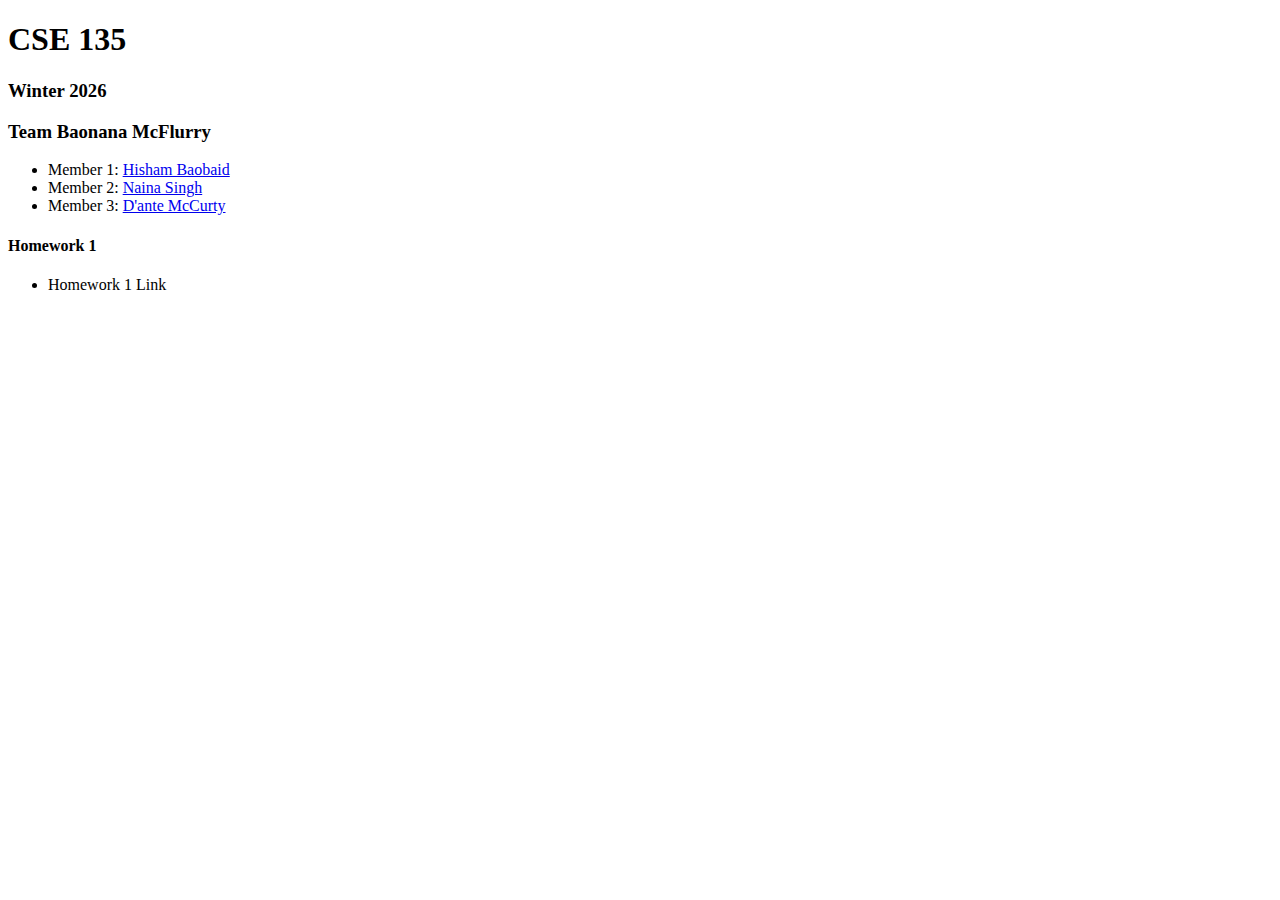
<file: src/index.html>
<!DOCTYPE html>
<html lang="en">

<head>
  <meta charset="UTF-8" />
  <meta name="viewport" content="width=device-width, initial-scale=1.0" />
  <title>CSE 135 HW Lives!</title>
</head>

<body>
  <h1>CSE 135</h1>
  <h3>Winter 2026</h3>
  <div>
    <h3>Team Baonana McFlurry</h3>
    <ul>
      <li>Member 1: <a href="../people/hisham/">Hisham Baobaid</a></li>
      <li>Member 2: <a href="../people/naina/naina.html">Naina Singh</a></li>
      <li>Member 3: <a href="../people/dante/dante.html">D'ante McCurty</a></li>
    </ul>

    <h4>Homework 1</h4>
    <ul>
      <li>Homework 1 Link</a></li>
    </ul>
  </div>

  <!-- <script>
    document.write(`Live @ ${new Date()}`);
  </script> -->

</body>

</html>
</file>
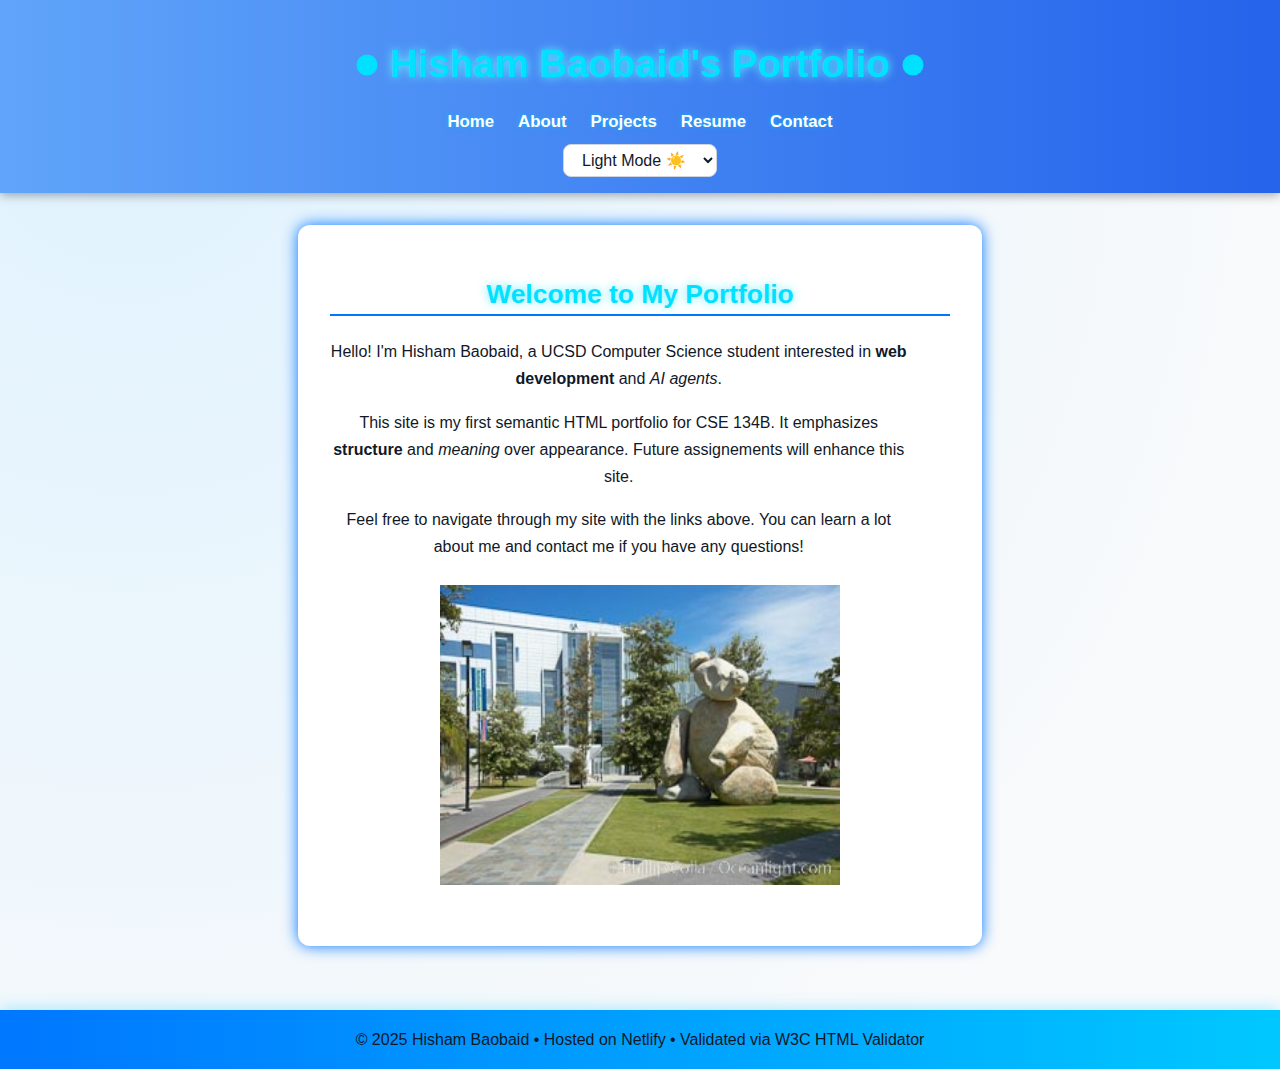
<file: members/hisham/src/index.html>
<!DOCTYPE html>
<html lang="en">
<head>
    <meta charset="UTF-8">
    <meta name="viewport" content="width=device-width, initial-scale=1.0">
    <title>Hisham Baobaid's Portfolio</title>
    <link rel="icon" type="image/png" href="../images/cse_icon.png">

    <script>
        class MyHelloWorld extends HTMLElement {
            constructor() {
                super();
                console.log("Hello world! (from <my-hello-world>)");
            }
        }

        customElements.define("my-hello-world", MyHelloWorld);
    </script>

    <script src="../js/site.js" defer></script>

    <link rel="stylesheet" href="../css/style.css">
    <style>
        header, nav, main, section, article, footer {
            /* border: 1px solid #ccc; */
            text-align: center;
        }
        /* my-custom-title {
            display: block;
            text-align: center;
            padding: 20px;
            border: 2px solid #ccc;
            border-radius: 8px;
            background-color: rgb(127, 197, 255);
            fill: aliceblue;
            max-width: 100%;
        } */
    </style>

</head>
<body>
    <header>
        <my-custom-title>
            <h1>
                <svg viewBox="0 0 32 32" width="24" height="24" aria-hidden="true" role="img">
                    <circle cx="16" cy="16" r="14"></circle>
                </svg>
                    Hisham Baobaid's Portfolio
                <svg viewBox="0 0 32 32" width="24" height="24" aria-hidden="true" role="img">
                    <circle cx="16" cy="16" r="14"></circle>
                </svg>
            </h1>
        </my-custom-title>

        <nav aria-label="Primary">
            <ul>
                <li><a href="index.html" aria-current="page">Home</a></li>
                <li><a href="about.html">About</a></li>
                <li><a href="projects.html">Projects</a></li>
                <li><a href="resume.html">Resume</a></li>
                <li><a href="contact.html">Contact</a></li>
            </ul>
        </nav>
        <select id="theme-select" class="theme-select" hidden>
            <option value="dark">Dark Mode 🌙</option>
            <option value="light">Light Mode ☀️</option>
            <option value="halloween">Halloween 🎃</option>
            <option value="christmas">Christmas 🎄</option>
        </select>
        <noscript>
            <p class="noscript-note">
            Theme switching & smooth transitions require JavaScript.
            </p>
        </noscript> 
    </header>

    <main>
        <article>
            <h2>Welcome to My Portfolio</h2>
            <p>
                Hello! I'm Hisham Baobaid, a UCSD Computer Science student interested in <b>web development</b> and <i>AI agents</i>.
            </p>
            <p>
                This site is my first semantic HTML portfolio for CSE 134B. It emphasizes
                <strong>structure</strong> and <em>meaning</em> over appearance. Future assignements will enhance this site.
            </p>
            <p>
                Feel free to navigate through my site with the links above. You can learn a lot about me and contact me if you have any questions!
            </p>
            <picture>
                <source srcset="../images/ucsd_bear.jpg" media="(min-width: 800px)" type="image/jpeg">
                <img src="../images/ucsd_bear.jpg" alt="The UC San Diego bear statue on campus" width="400" height="300">
            </picture>
        </article>

        <my-hello-world></my-hello-world>

    </main>
    <noscript>
        <p><strong>Note:</strong> This site works best with JavaScript enabled. Some features may not display correctly.</p>
    </noscript>
    <footer>
    <p>© 2025 Hisham Baobaid • Hosted on Netlify • Validated via W3C HTML Validator</p>
  </footer>
</body>
</html>
</file>
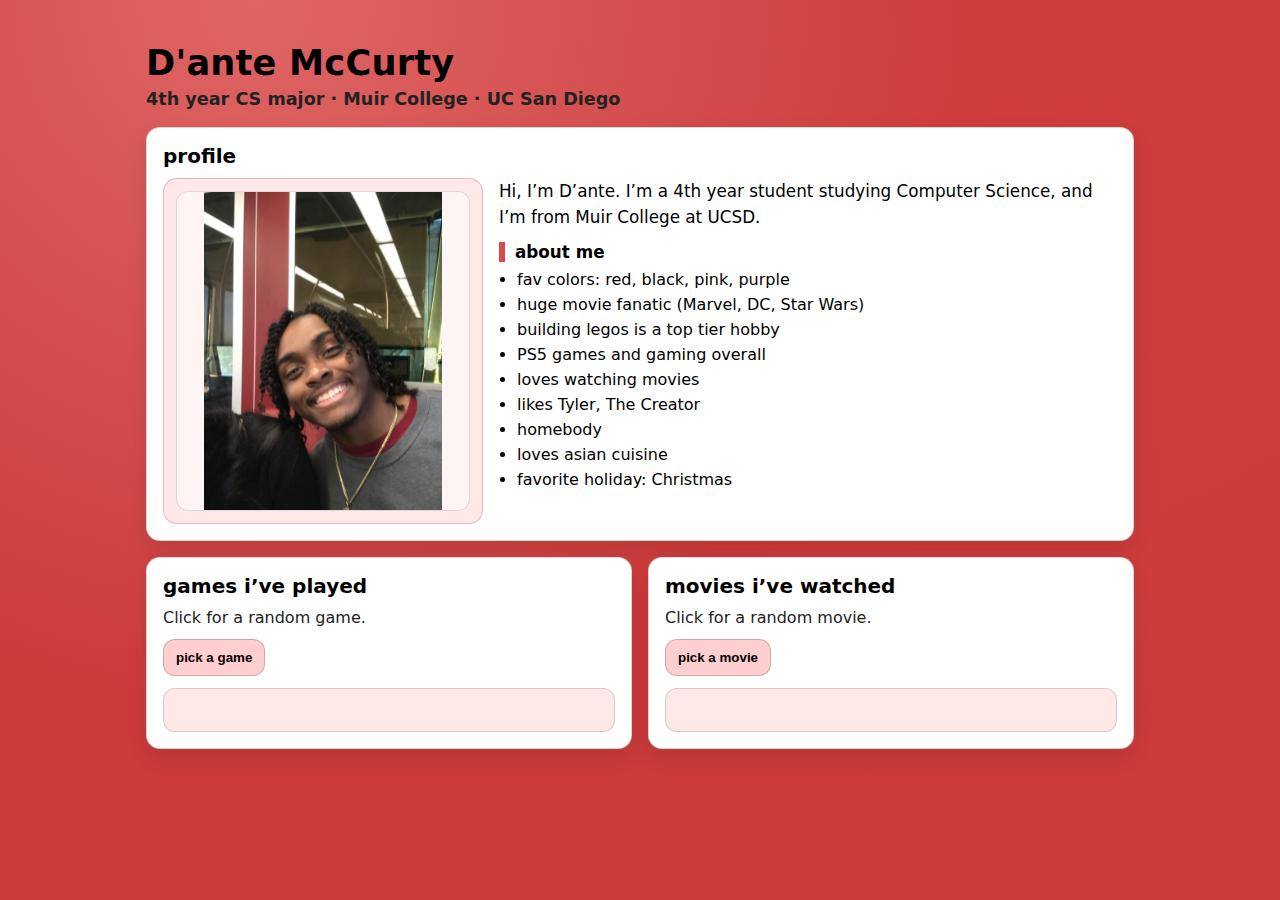
<file: members/dante/src/dante.html>
<!doctype html>
<html lang="en">
  <head>
    <meta charset="utf-8" />
    <meta name="viewport" content="width=device-width, initial-scale=1" />
    <title>D'ante McCurty</title>

    <link rel="icon" href="/assets/bananabread.ico" />
    <link rel="stylesheet" href="/members/dante/css/dante.css" />
  </head>

  <body>
    <header class="top">
      <nav class="nav">
      </nav>

      <div class="title-wrap">
        <h1 class="name">D'ante McCurty</h1>
        <p class="subtitle">
          4th year CS major · Muir College · UC San Diego
        </p>
      </div>
    </header>

    <main class="container">
      <div class="card profile">
        <div class="card-head">
          <h2 id="profileTitle">profile</h2>
        </div>

        <div class="profile-grid">
          <div class="img-frame">
            <!-- Put image at: members/dante/images/dante.jpg (or change src) -->
            <img
              src="/members/dante/images/dante.jpg"
              alt="Photo of D'ante"
              onload="this.nextElementSibling.style.display='none';"
              onerror="this.style.display='none'; this.nextElementSibling.style.display='grid';"
            />
            <div class="img-placeholder">
              <div>
                <p class="ph-title">Place image here</p>
                <p class="ph-sub">/members/dante/images/dante.jpg</p>
              </div>
            </div>
          </div>

          <div class="profile-text">
            <p class="lead">
              Hi, I’m D’ante. I’m a 4th year student studying Computer Science,
              and I’m from Muir College at UCSD.
            </p>

            <h3 class="mini-title">about me</h3>
            <ul class="bullets">
              <li>fav colors: red, black, pink, purple</li>
              <li>huge movie fanatic (Marvel, DC, Star Wars)</li>
              <li>building legos is a top tier hobby</li>
              <li>PS5 games and gaming overall</li>
              <li>loves watching movies</li>
              <li>likes Tyler, The Creator</li>
              <li>homebody</li>
              <li>loves asian cuisine</li>
              <li>favorite holiday: Christmas</li>
            </ul>
          </div>
        </div>
    </div>

      <div class="grid-2">
        <div class="card">
          <div class="card-head">
            <h2 id="gamesTitle">Games I’ve Played</h2>
          </div>

          <p class="muted">
            Click for a random game.
          </p>

          <button id="gameBtn" class="btn" type="button">
            pick a game
          </button>

          <p id="gameOut" class="output" aria-live="polite"></p>
        </div>

        <div class="card">
          <div class="card-head">
            <h2 id="moviesTitle">Movies I’ve Watched</h2>
          </div>

          <p class="muted">
            Click for a random movie.
          </p>

          <button id="movieBtn" class="btn" type="button">
            pick a movie
          </button>

          <p id="movieOut" class="output" aria-live="polite"></p>
        </div>
    </div>
    </main>

    <footer class="footer">
    </footer>

    <script src="/members/dante/js/dante.js"></script>
  </body>
</html>
</file>
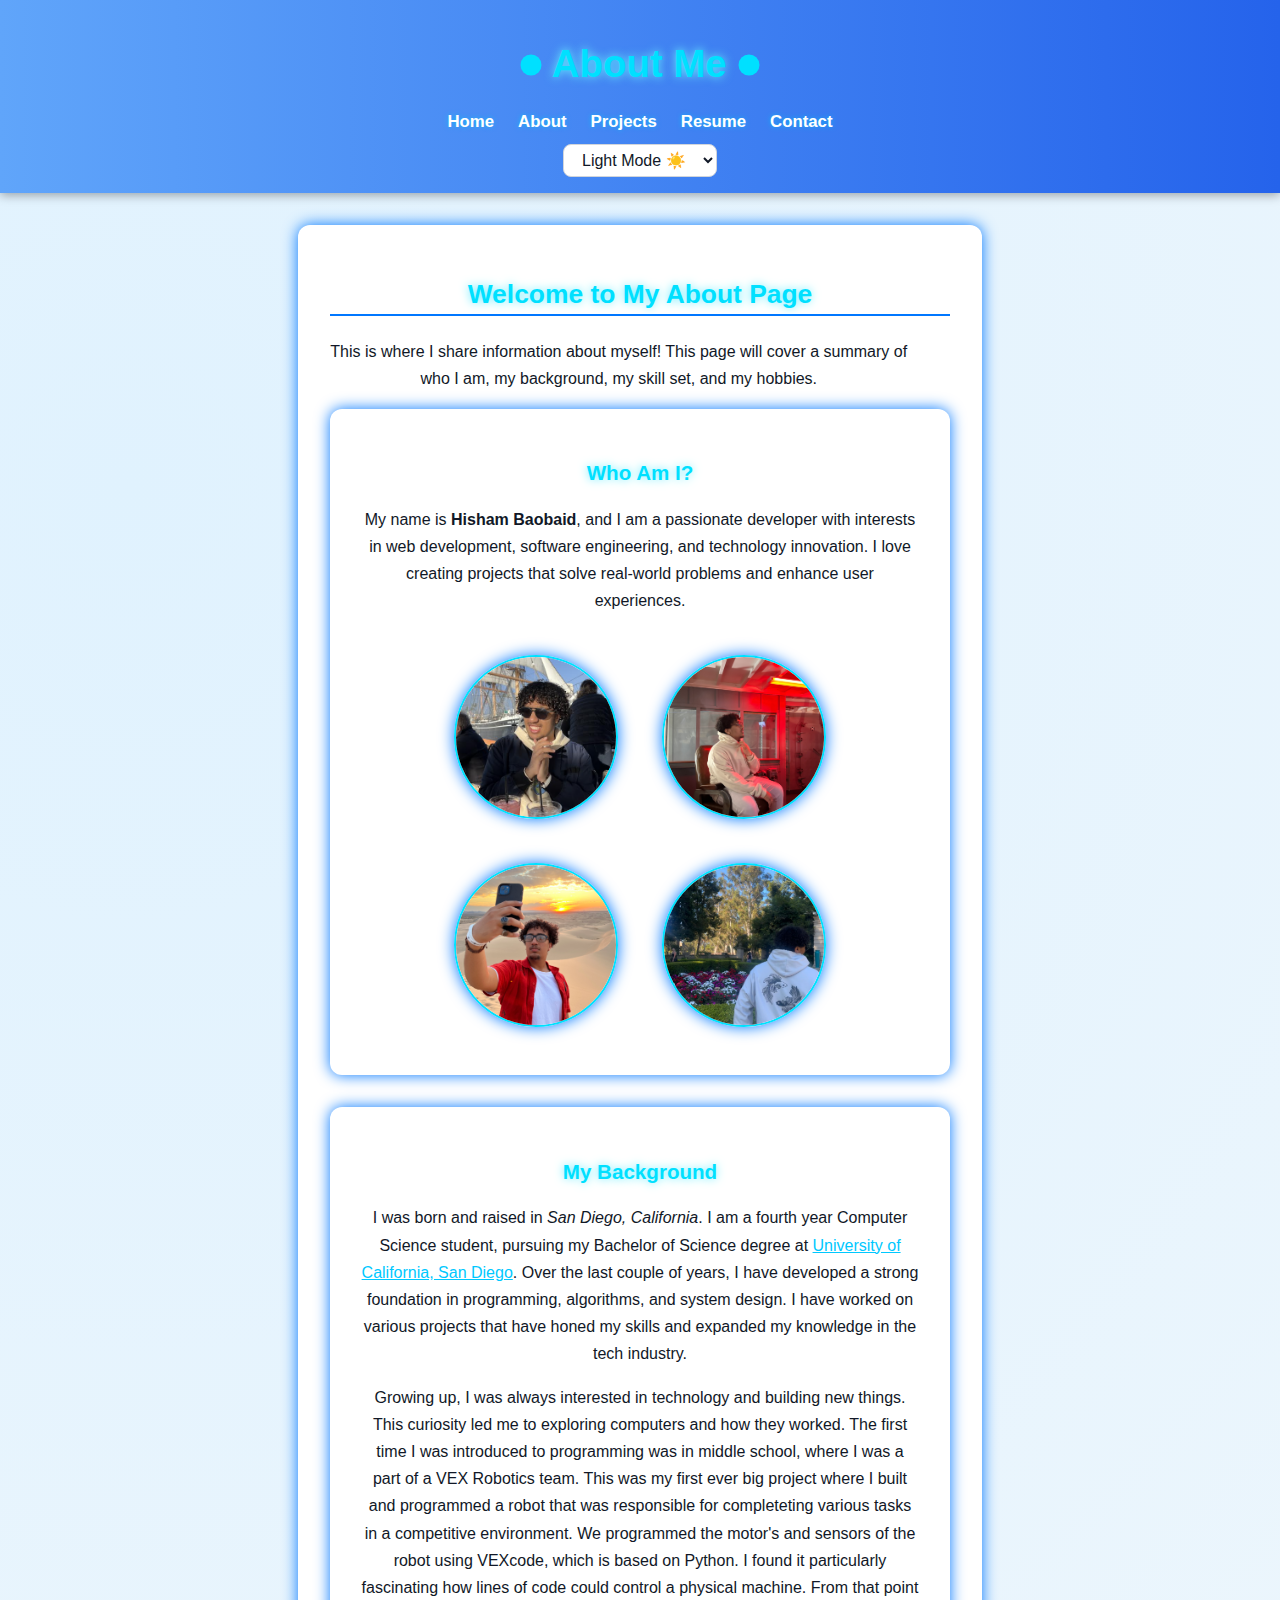
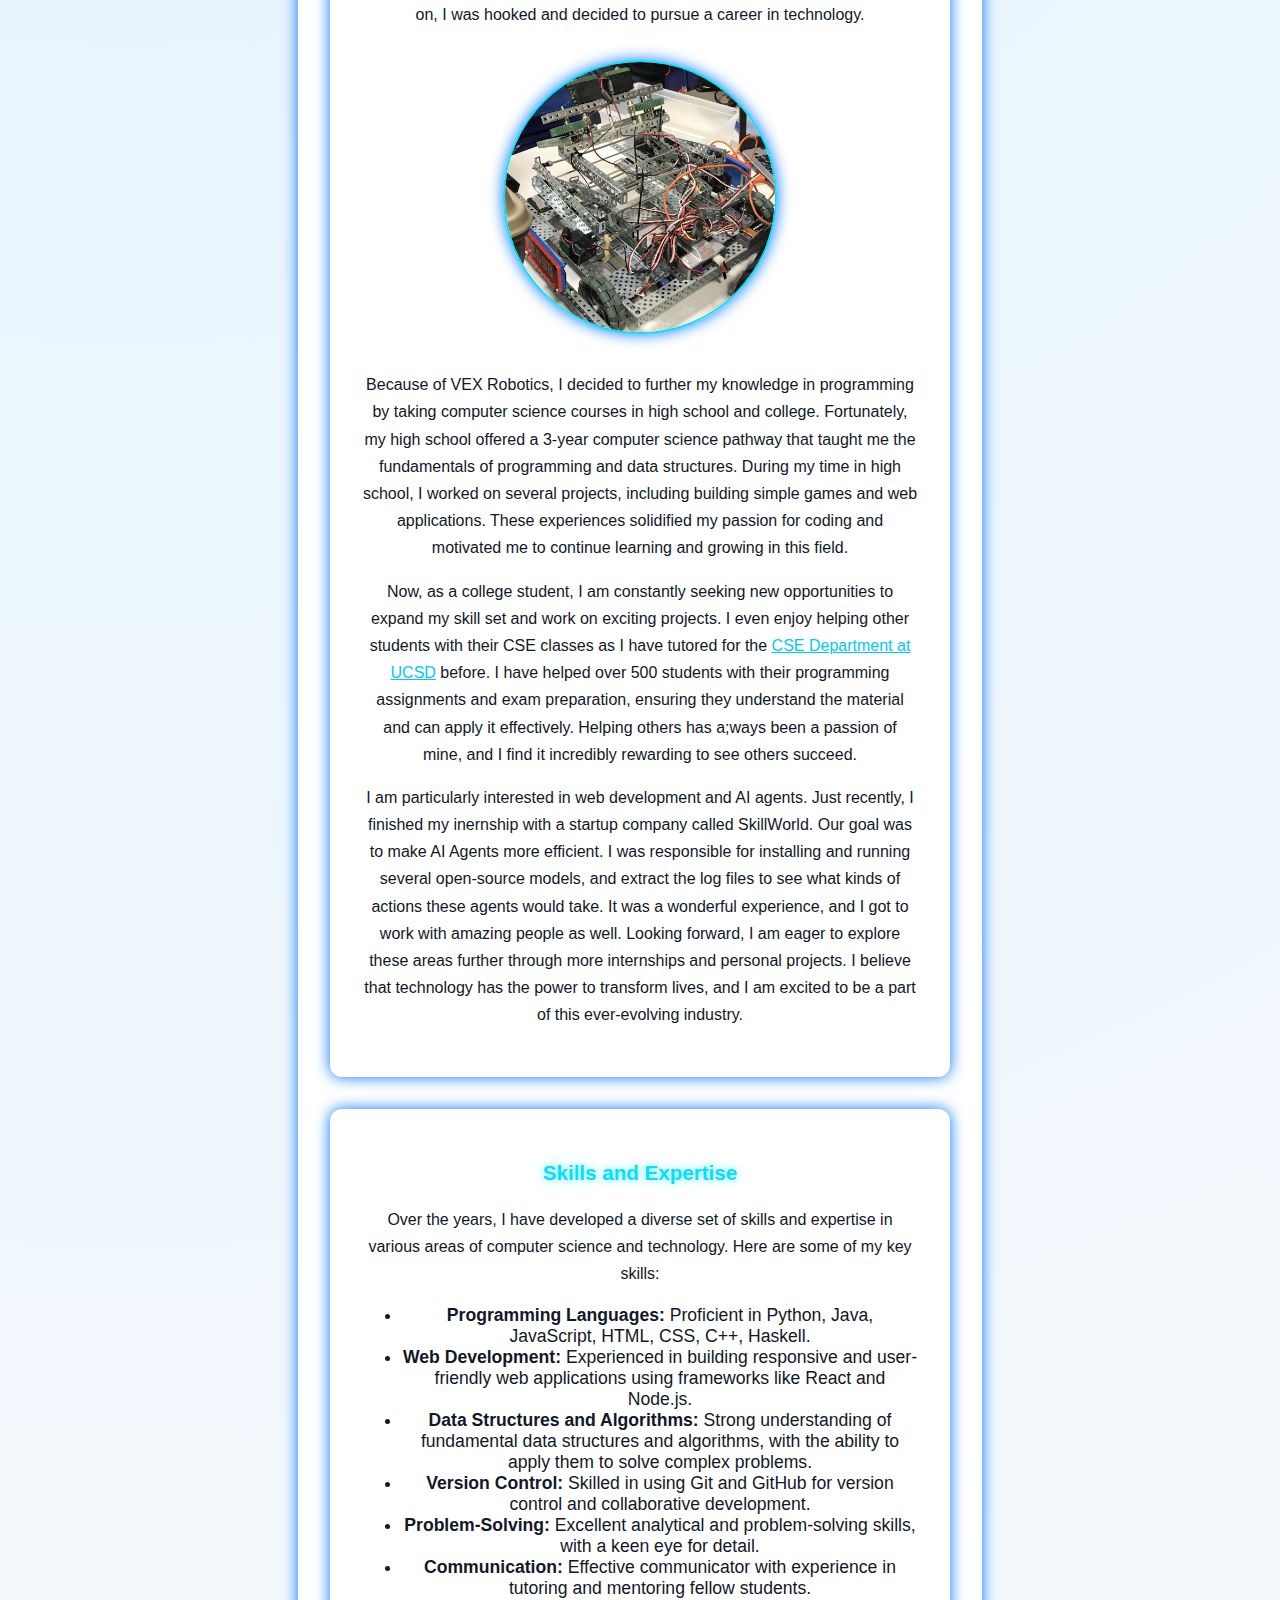
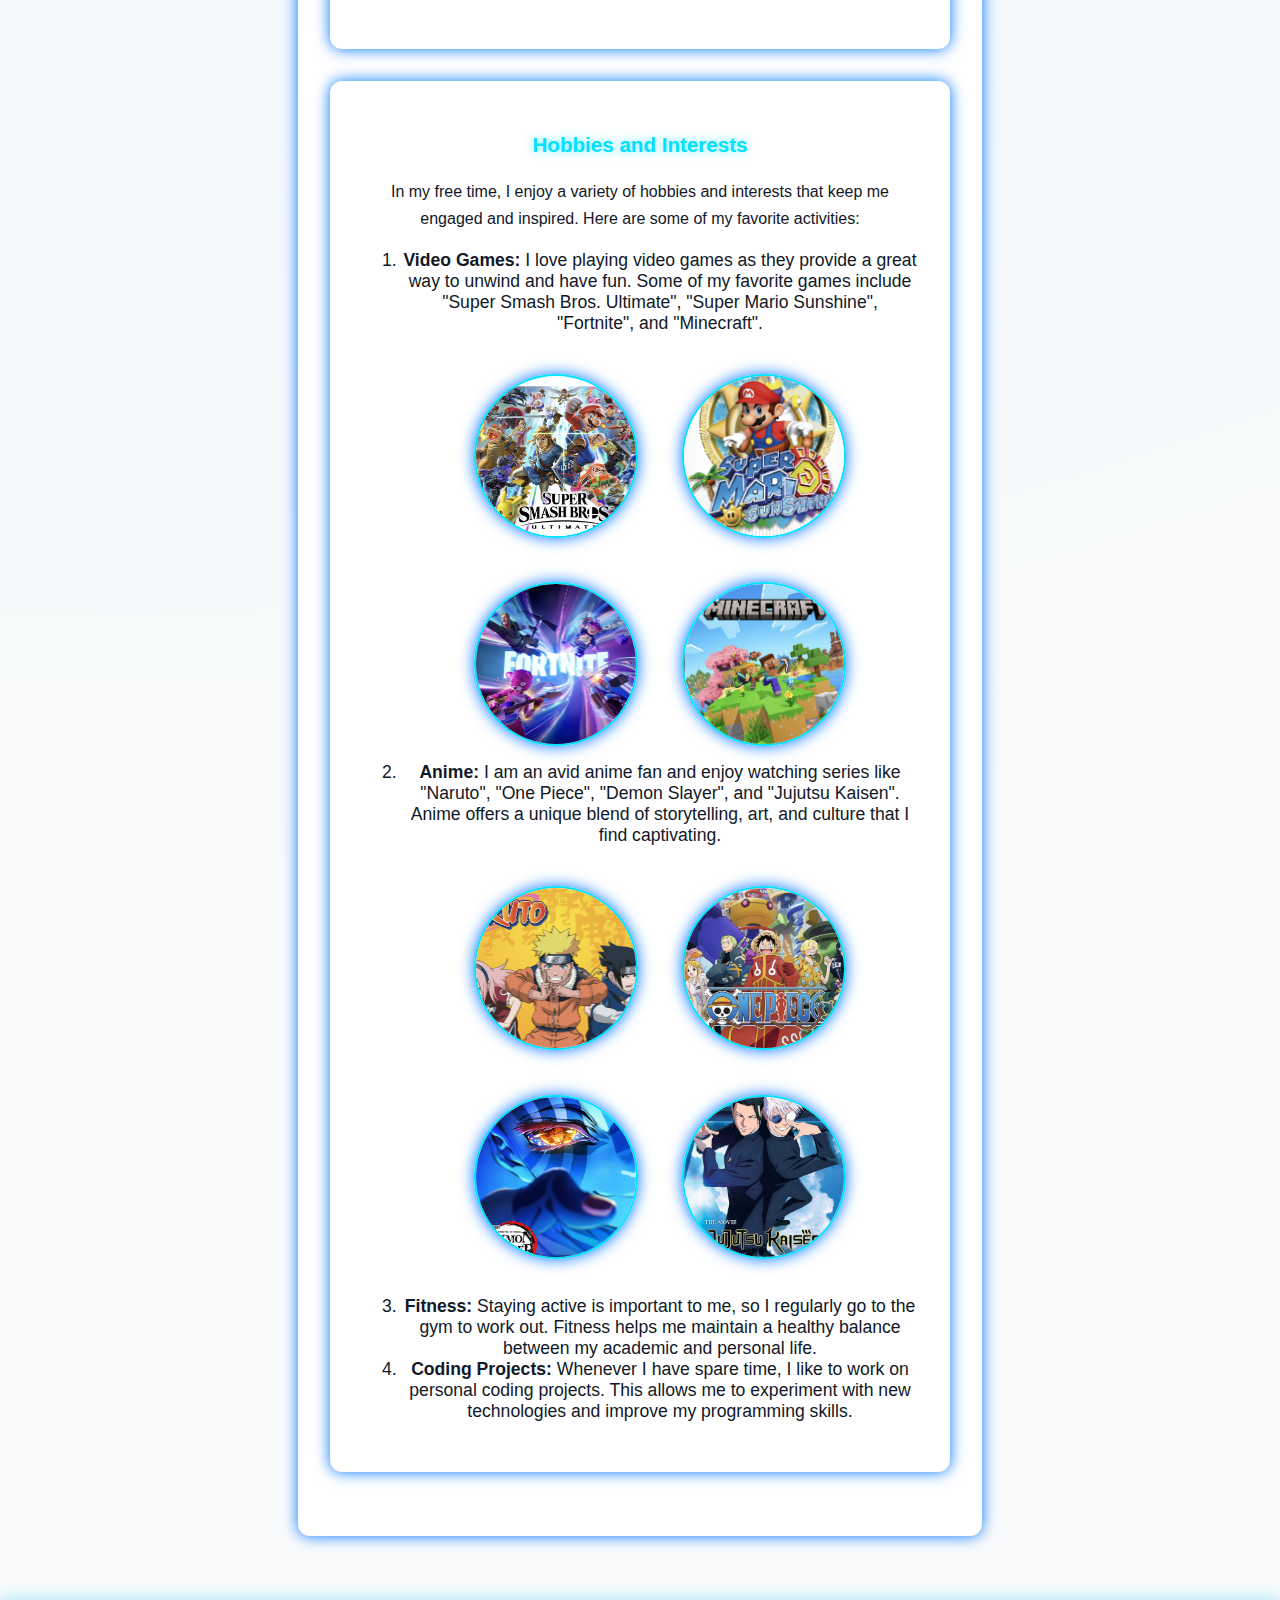
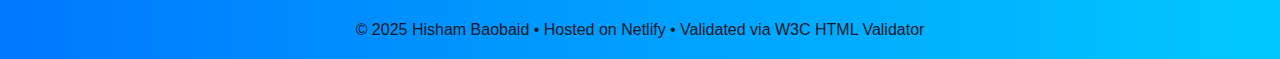
<file: members/hisham/src/about.html>
<!DOCTYPE html>
<html lang="en">
<head>
    <meta charset="UTF-8">
    <meta name="viewport" content="width=device-width, initial-scale=1.0">
    <title>About</title>
    <link rel="icon" type="image/png" href="../images/cse_icon.png">
    <script>
        class MyHelloWorld extends HTMLElement {
            constructor() {
                super();
                console.log("Hello world! (from <my-hello-world>)");
            }
        }

        customElements.define("my-hello-world", MyHelloWorld);
    </script>
    <script src="../js/site.js" defer></script>
    <link rel="stylesheet" href="../css/style.css">
    <style>
        header, nav, main, section, article, footer {
            text-align: center;
        } 
    </style>

</head>
<body>
    <header>
        <my-custom-title>
            <h1>
                <svg viewBox="0 0 32 32" width="24" height="24" aria-hidden="true" role="img">
                    <circle cx="16" cy="16" r="14"></circle>
                </svg>
                    About Me
                <svg viewBox="0 0 32 32" width="24" height="24" aria-hidden="true" role="img">
                    <circle cx="16" cy="16" r="14"></circle>
                </svg>
            </h1>
        </my-custom-title>

        <nav aria-label="Primary">
            <ul>
                <li><a href="index.html">Home</a></li>
                <li><a href="about.html" aria-current="page">About</a></li>
                <li><a href="projects.html">Projects</a></li>
                <li><a href="resume.html">Resume</a></li>
                <li><a href="contact.html">Contact</a></li>
            </ul>
        </nav>
        <select id="theme-select" class="theme-select" hidden>
            <option value="dark">Dark Mode 🌙</option>
            <option value="light">Light Mode ☀️</option>
            <option value="halloween">Halloween 🎃</option>
            <option value="christmas">Christmas 🎄</option>
        </select>
        <noscript>
            <p class="noscript-note">
            Theme switching & smooth transitions require JavaScript.
            </p>
        </noscript> 
    </header>
    <main>
        <article>
            <h2 id="intro">Welcome to My About Page</h2>
            <p>This is where I share information about myself! This page will cover a summary of who I am, my background, my skill set, and my hobbies. </p>
            <section id="who-am-i">
                <h3>Who Am I?</h3>
                <p>
                    My name is <strong>Hisham Baobaid</strong>, and I am a passionate developer with interests in web development, software engineering, and technology innovation. 
                    I love creating projects that solve real-world problems and enhance user experiences. <br>
                </p>
                <div class="photos">
                    <img src="../images/me/birthday_photo.png" alt="Picture of Hisham Baobaid on his birthday" width="300">
                    <img src="../images/me/photoOfME.jpeg" alt="Picture of Hisham Baobaid" width="225">
                    <img src="../images/me/photoOfMe_desert.jpeg" alt="Picture of Hisham Baobaid in the desert" width="225">
                    <img src="../images/me/photoOfMe_balboa.jpeg" alt="Picture of Hisham Baobaid at Balboa Park" width="225">
                </div>
            </section>
            <section id="background">
                <h3>My Background</h3>
                    <p>
                        I was born and raised in <em>San Diego, California</em>. I am a fourth year Computer Science student, pursuing my Bachelor of Science degree at <a href="https://ucsd.edu/">University of California, San Diego</a>. 
                        Over the last couple of years, I have developed a strong foundation in programming, algorithms, and system design. I have worked on various projects that have honed my skills and expanded my knowledge in the tech industry.
                    </p>
                    <p>
                        Growing up, I was always interested in technology and building new things. This curiosity led me to exploring computers and how they worked. 
                        The first time I was introduced to programming was in middle school, where I was a part of a VEX Robotics team. This was my first ever big project where I built and programmed a robot that was responsible for completeting various tasks in a competitive environment.
                        We programmed the motor's and sensors of the robot using VEXcode, which is based on Python. I found it particularly fascinating how lines of code could control a physical machine.
                        From that point on, I was hooked and decided to pursue a career in technology.
                    </p>
                    <img class="robotImage" src="../images/projects/VEX_project/robotics.jpg" alt="Image of Robot">
                    <p>
                        Because of VEX Robotics, I decided to further my knowledge in programming by taking computer science courses in high school and college. 
                        Fortunately, my high school offered a 3-year computer science pathway that taught me the fundamentals of programming and data structures. During my time in high school, I worked on several projects, including building simple games and web applications.
                        These experiences solidified my passion for coding and motivated me to continue learning and growing in this field.
                    </p>
                    <p>
                        Now, as a college student, I am constantly seeking new opportunities to expand my skill set and work on exciting projects. I even enjoy helping other students with their CSE classes as I have tutored for the <a href="https://cse.ucsd.edu/">CSE Department at UCSD</a> before. 
                        I have helped over 500 students with their programming assignments and exam preparation, ensuring they understand the material and can apply it effectively. Helping others has a;ways been a passion of mine, and I find it incredibly rewarding to see others succeed.
                    </p>
                    <p>
                        I am particularly interested in <span class="highlight">web development</span> and <span class="highlight">AI agents.</span> Just recently, I finished my inernship with a startup company called SkillWorld. Our goal was to make AI Agents more efficient. I was responsible for installing and running several open-source models, and extract the log files to see what kinds of actions these agents would take.
                        It was a wonderful experience, and I got to work with amazing people as well. Looking forward, I am eager to explore these areas further through more internships and personal projects. 
                        I believe that technology has the power to transform lives, and I am excited to be a part of this ever-evolving industry.
                    </p>
            </section>
            <section id="skills-and-expertise">
                <h3>Skills and Expertise</h3>
                <p>
                    Over the years, I have developed a diverse set of skills and expertise in various areas of computer science and technology. Here are some of my key skills:
                </p>
                <ul>
                    <li><strong>Programming Languages:</strong> Proficient in Python, Java, JavaScript, HTML, CSS, C++, Haskell.</li>
                    <li><strong>Web Development:</strong> Experienced in building responsive and user-friendly web applications using frameworks like React and Node.js.</li>
                    <li><strong>Data Structures and Algorithms:</strong> Strong understanding of fundamental data structures and algorithms, with the ability to apply them to solve complex problems.</li>
                    <li><strong>Version Control:</strong> Skilled in using Git and GitHub for version control and collaborative development.</li>
                    <li><strong>Problem-Solving:</strong> Excellent analytical and problem-solving skills, with a keen eye for detail.</li>
                    <li><strong>Communication:</strong> Effective communicator with experience in tutoring and mentoring fellow students.</li>
                </ul>
            </section>
            <section id="hobbies-and-interests">
                <h3>Hobbies and Interests</h3>
                <p>
                    In my free time, I enjoy a variety of hobbies and interests that keep me engaged and inspired. Here are some of my favorite activities:
                </p>
                <ol>
                    <li>
                        <strong>Video Games:</strong> I love playing video games as they provide a great way to unwind and have fun. Some of my favorite games include "Super Smash Bros. Ultimate", "Super Mario Sunshine", "Fortnite", and "Minecraft".
                        <div class="photos">
                            <img src="../images/video_games/super_smash_bros.png" alt="Super Smash Bros. Ultimate" width="330">
                            <img src="../images/video_games/super_mario_sunshine.png" alt="Super Mario Sunshine" width="200">
                            <img src="../images/video_games/fortnite.png" alt="Fortnite" width="200">
                            <img src="../images/video_games/minecraft.png" alt="Minecraft" width="200">
                        </div>
                    </li>
                
                    <li>
                        <strong>Anime:</strong> I am an avid anime fan and enjoy watching series like "Naruto", "One Piece", "Demon Slayer", and "Jujutsu Kaisen". Anime offers a unique blend of storytelling, art, and culture that I find captivating.
                        <div class="photos">
                            <img src="../images/anime/naruto.png" alt="Naruto" width="300">
                            <img src="../images/anime/one_piece.png" alt="One Piece" width="400">
                            <img src="../images/anime/demon_slayer.jpg" alt="Demon Slayer" width="170">
                            <img src="../images/anime/jujutsu_kaisen.jpg" alt="Jujutsu Kaisen" width="150">
                        </div>
                        <br>
                    </li>
                    <li>
                        <strong>Fitness:</strong> Staying active is important to me, so I regularly go to the gym to work out. Fitness helps me maintain a healthy balance between my academic and personal life.
                        <br>
                    </li>
                
                    <li>
                        <strong>Coding Projects:</strong> Whenever I have spare time, I like to work on personal coding projects. This allows me to experiment with new technologies and improve my programming skills.
                        <br>
                    </li>
                </ol>
            </section>
        </article>

        <my-hello-world></my-hello-world>

    </main>
    <noscript>
        <p><strong>Note:</strong> This site works best with JavaScript enabled. Some features may not display correctly.</p>
    </noscript>
    <footer>
        <p>© 2025 Hisham Baobaid • Hosted on Netlify • Validated via W3C HTML Validator</p>
    </footer>
</body>
</html>
</file>
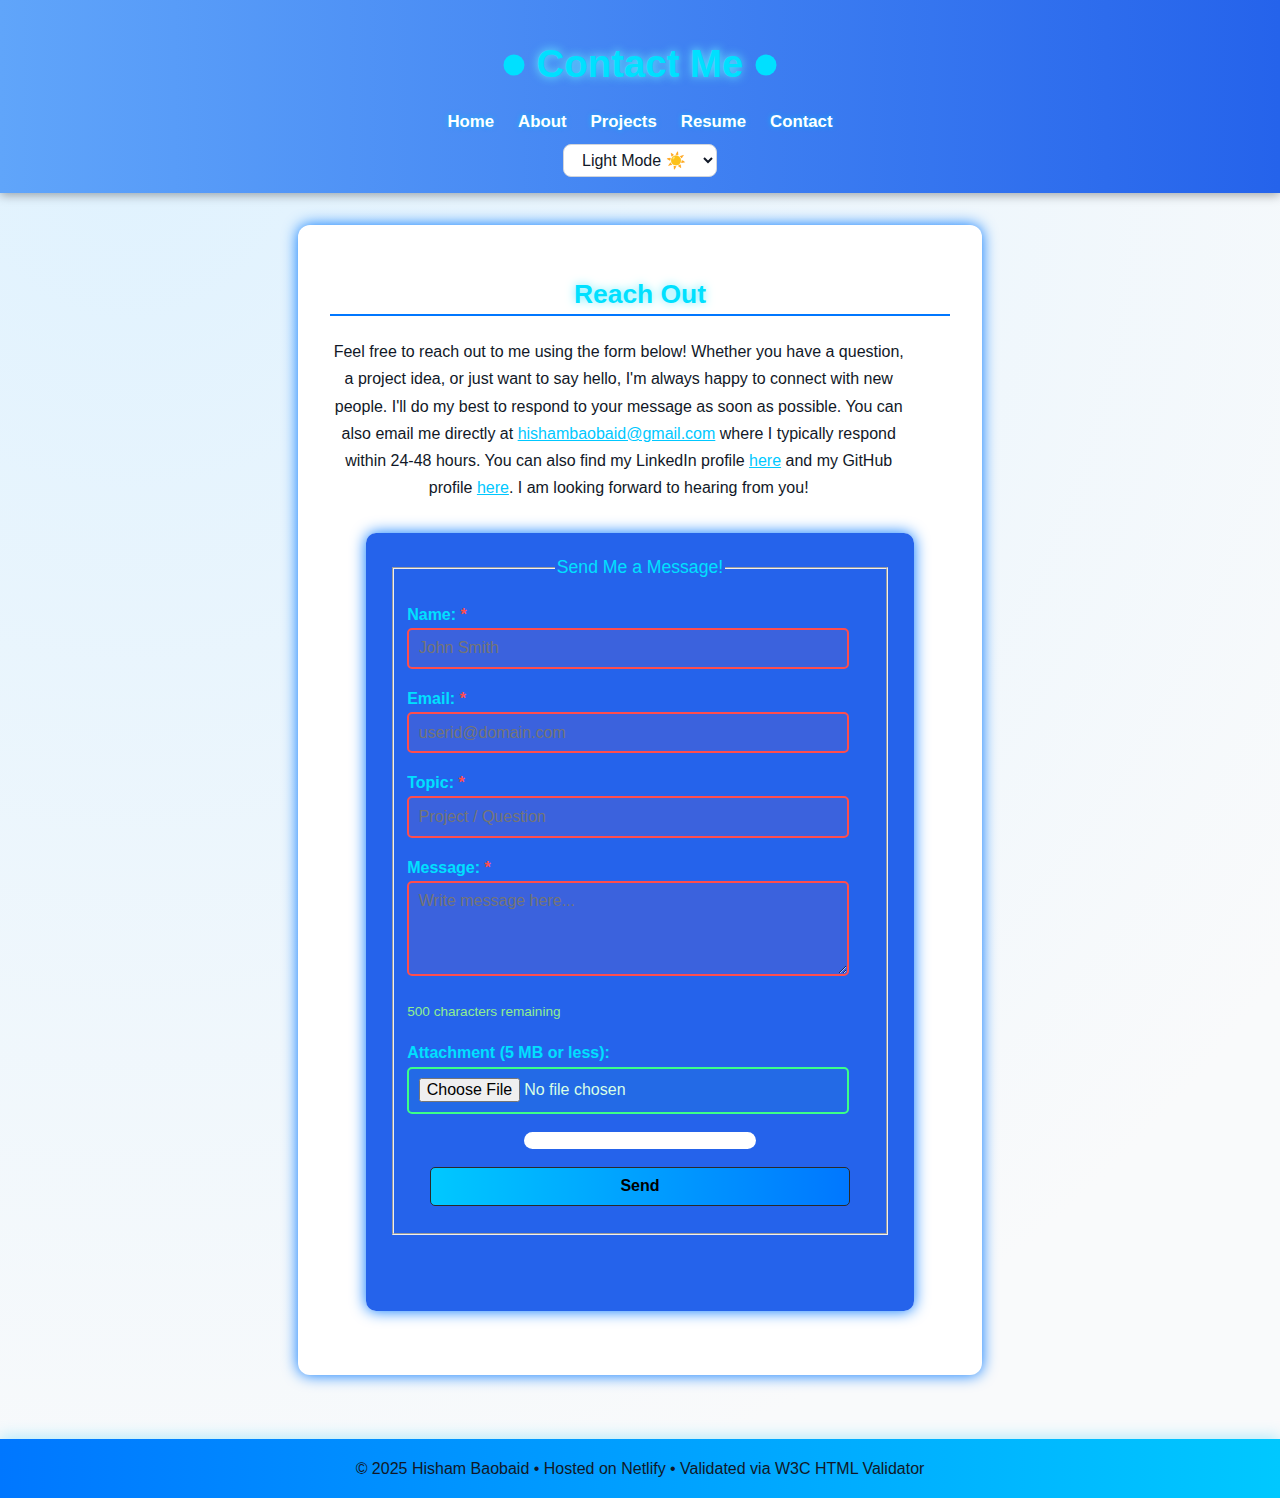
<file: members/hisham/src/contact.html>
<!DOCTYPE html>
<html lang="en">
<head>
    <meta charset="UTF-8">
    <meta name="viewport" content="width=device-width, initial-scale=1.0">
    <title>Contact (w/ JS)</title>
    <link rel="icon" type="image/png" href="/images/cse_icon.png">

    <link rel="stylesheet" href="../css/style.css">
    <script src="../js/site.js" defer></script>
    <style>
        header, nav, main, section, article, footer {
            text-align: center;
        }
    </style>
</head>

<body>
    <header>
        <my-custom-title>
            <h1>
                <svg viewBox="0 0 32 32" width="24" height="24" aria-hidden="true">
                    <circle cx="16" cy="16" r="14"></circle>
                </svg>
                Contact Me
                <svg viewBox="0 0 32 32" width="24" height="24" aria-hidden="true">
                    <circle cx="16" cy="16" r="14"></circle>
                </svg>
            </h1>
        </my-custom-title>

        <nav aria-label="Primary">
            <ul>
                <li><a href="index.html">Home</a></li>
                <li><a href="about.html">About</a></li>
                <li><a href="projects.html">Projects</a></li>
                <li><a href="resume.html">Resume</a></li>
                <li><a href="contact.html" aria-current="page">Contact</a></li>
            </ul>
        </nav>
        <select id="theme-select" class="theme-select" hidden>
            <option value="dark">Dark Mode 🌙</option>
            <option value="light">Light Mode ☀️</option>
            <option value="halloween">Halloween 🎃</option>
            <option value="christmas">Christmas 🎄</option>
        </select>
        <noscript>
            <p class="noscript-note">
            Theme switching & smooth transitions require JavaScript.
            </p>
        </noscript> 
    </header>

    <main>
        <section id="reach-out-nojs">
            <h2>Reach Out</h2>

            <p>
                Feel free to reach out to me using the form below! Whether you have a question, a project idea, or just want to say hello, I'm always happy to connect with new people. 
                I'll do my best to respond to your message as soon as possible. You can also email me directly at <a href="mailto:hishambaobaid@gmail.com">hishambaobaid@gmail.com</a> where I typically respond within 24-48 hours. 
                You can also find my LinkedIn profile <a href="https://www.linkedin.com/in/hisham-baobaid">here</a> and my GitHub profile <a href="https://github.com/hbaobaid00">here</a>. I am looking forward to hearing from you!
            </p>

            <form action="https://formsubmit.co/hishambaobaid@gmail.com" method="POST" enctype="multipart/form-data" novalidate>
                <fieldset>
                    <legend>Send Me a Message!</legend>
                    <input type="hidden" name="form-errors" id="form-errors">
                    <p>
                        <label for="name">Name:<span style="color:#ff4d4d">&nbsp;*</span></label><br>
                        <input id="name" name="name" type="text" placeholder="John Smith" required minlength="2" maxlength="40" pattern="[A-Za-z '-.]{2,40}">
                    </p>

                    <p>
                        <label for="email">Email:<span style="color:#ff4d4d">&nbsp;*</span></label><br>
                        <input id="email" name="email" type="email" placeholder="userid@domain.com" required>
                    </p>

                    <p>
                        <label for="topic">Topic:<span style="color:#ff4d4d">&nbsp;*</span></label><br>
                        <input id="topic" name="topic" type="text" placeholder="Project / Question" required minlength="2" maxlength="60" pattern="^[A-Za-z0-9 .,!?'\-]{2,60}$">
                    </p>

                    <p>
                        <label for="msg">Message:<span style="color:#ff4d4d">&nbsp;*</span></label><br>
                        <textarea id="msg" name="comments" rows="4" cols="30" placeholder="Write message here..." required minlength="5" maxlength="500"></textarea>
                    </p>

                    <p id="message-counter" style="color:lightgreen; font-size:0.85rem;">
                        500 characters remaining
                    </p>

                    <p>
                        <label for="file">Attachment (5 MB or less): </label>
                        <input id="file" type="file" name="attachment">
                    </p>

                    <div class="FormCenter">
                        

                        <progress value="0" max="4">0%</progress>

                        <p>
                            <button type="submit">Send</button>
                        </p>
                    </div>
                </fieldset>
                <output id="error-output" class="error-output" aria-live="polite"></output>
                <output id="info-output" class="info-output" aria-live="polite"></output>
            </form>
        </section>

        <my-hello-world></my-hello-world>
    </main>

    <noscript>
        <p><strong>Note:</strong> This page works without JavaScript, but the enhanced version will appear on <code>form-with-js.html</code>.</p>
    </noscript>

    <footer>
        <p>© 2025 Hisham Baobaid • Hosted on Netlify • Validated via W3C HTML Validator</p>
    </footer>
    <script src="../js/form.js"></script>
</body>
</html>
</file>
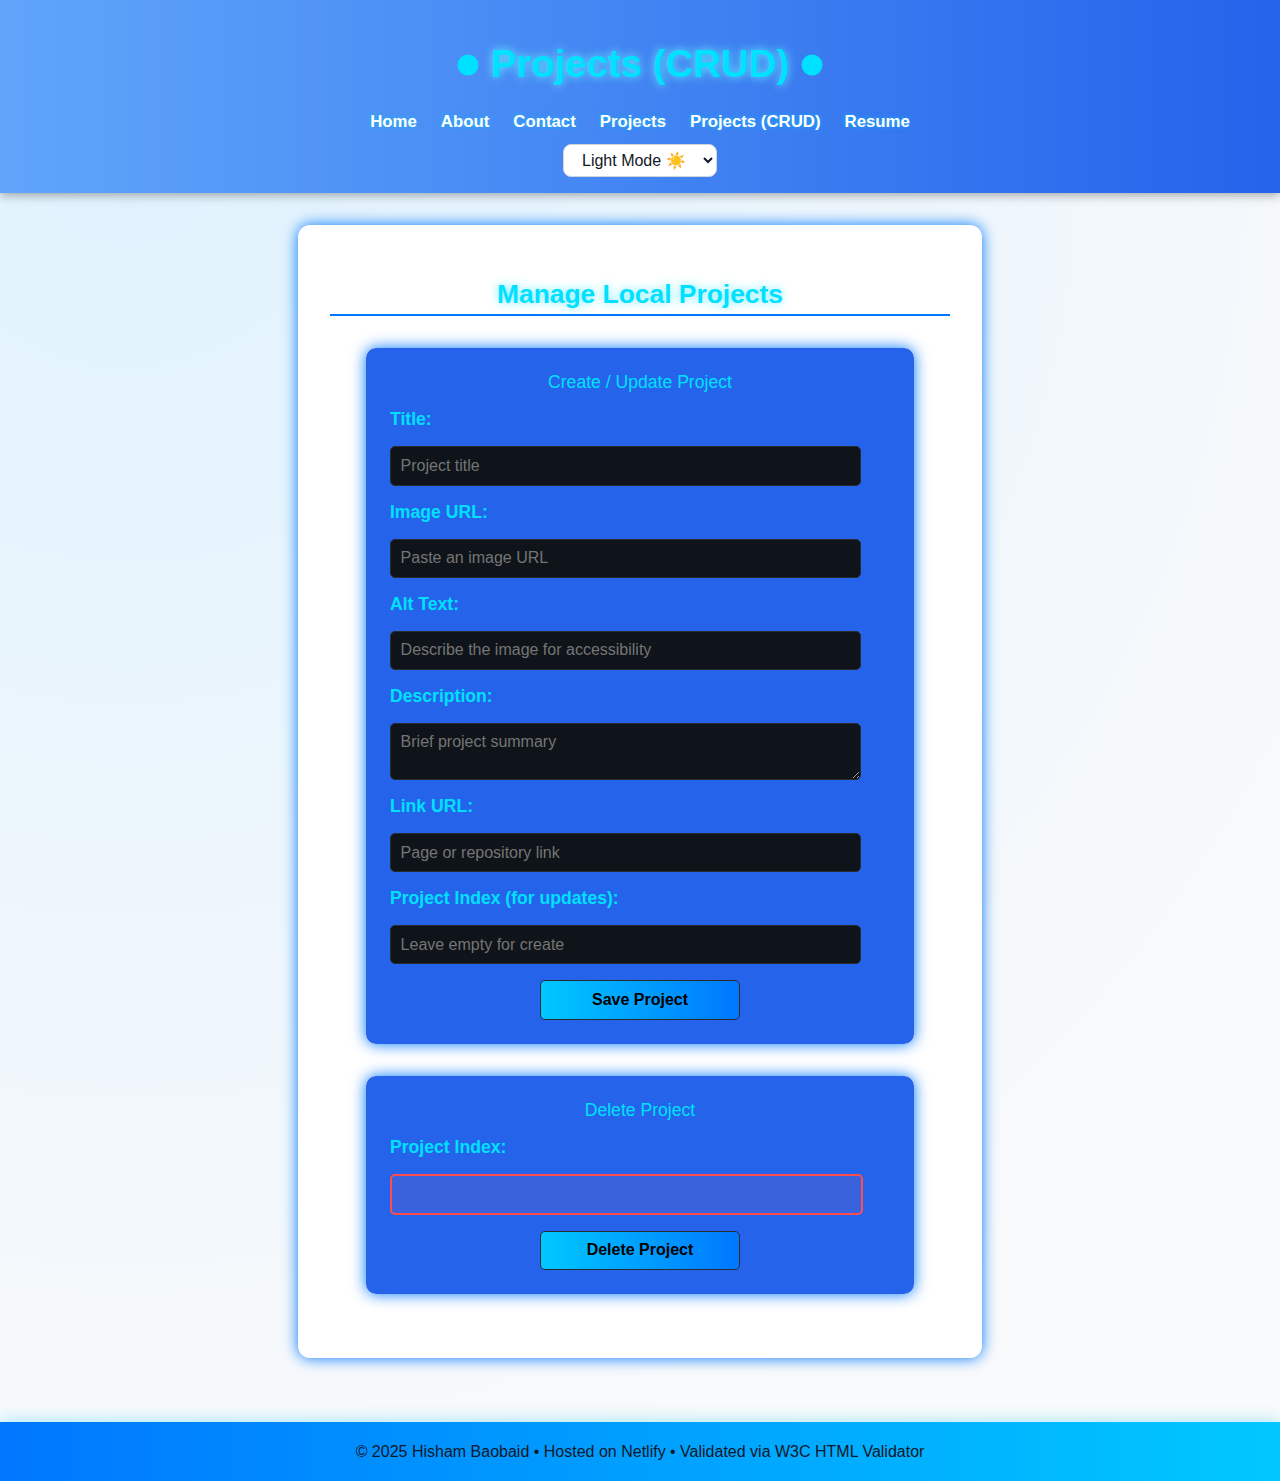
<file: members/hisham/src/crud.html>
<!-- This page is not currently linked in the main navigation. 
Therefore, the "Projects (CRUD)" is not present in the other files' navigation menus.
IGNORE THIS PAGE -->
<!DOCTYPE html>
<html lang="en">
<head>
    <meta charset="UTF-8">
    <meta name="viewport" content="width=device-width, initial-scale=1.0">
    <title>Projects (CRUD)</title>
    <link rel="icon" type="image/png" href="/images/cse_icon.png">
    <script src="../js/site.js" defer></script>
    <script src="../js/cards.js"></script>
    <script src="../js/crud.js"></script>
    <link rel="stylesheet" href="../css/style.css">

    <style>
        header, nav, main, section, article, footer {
            text-align: center;
        }
    </style>
</head>

<body>
    <header>
        <my-custom-title>
            <h1>
                <svg viewBox="0 0 32 32" width="24" height="24" aria-hidden="true">
                    <circle cx="16" cy="16" r="14"></circle>
                </svg>
                Projects (CRUD)
                <svg viewBox="0 0 32 32" width="24" height="24" aria-hidden="true">
                    <circle cx="16" cy="16" r="14"></circle>
                </svg>
            </h1>
        </my-custom-title>

        <nav aria-label="Primary">
            <ul>
                <li><a href="index.html">Home</a></li>
                <li><a href="about.html">About</a></li>
                <li><a href="contact.html">Contact</a></li>
                <li><a href="projects.html">Projects</a></li>
                <li><a href="crud.html" aria-current="page">Projects (CRUD)</a></li>
                <li><a href="resume.html">Resume</a></li>
            </ul>
        </nav>
        <select id="theme-select" class="theme-select" hidden>
            <option value="dark">Dark Mode 🌙</option>
            <option value="light">Light Mode ☀️</option>
            <option value="halloween">Halloween 🎃</option>
            <option value="christmas">Christmas 🎄</option>
        </select>
        <noscript>
            <p class="noscript-note">
            Theme switching & smooth transitions require JavaScript.
            </p>
        </noscript> 
    </header>

    <main>
        <!-- <div class="button-container">
            <button id="load-local">Load Local</button>
            <button id="load-remote">Load Remote</button>
        </div> -->

        <section>
            <h2>Manage Local Projects</h2>

            <form id="crud-form">
                <legend>Create / Update Project</legend>

                <label>Title:</label>
                <input type="text" id="title" placeholder="Project title">

                <label>Image URL:</label>
                <input type="text" id="img" placeholder="Paste an image URL">

                <label>Alt Text:</label>
                <input type="text" id="alt" placeholder="Describe the image for accessibility">

                <label>Description:</label>
                <textarea id="desc" placeholder="Brief project summary"></textarea>

                <label>Link URL:</label>
                <input type="text" id="link" placeholder="Page or repository link">

                <label>Project Index (for updates):</label>
                <input type="number" id="index" placeholder="Leave empty for create">

                <div class="button-group">
                    <button type="submit">Save Project</button>
                </div>
            </form>

            <form id="delete-form">
                <legend>Delete Project</legend>

                <label>Project Index:</label>
                <input type="number" id="delete-index" required>
                <div class="button-group">
                    <button type="submit" id="delete-project">Delete Project</button>
                </div>
            </form>

            <p id="info-output"></p>
            <p id="error-output"></p>
        </section>

        <div id="deleteModal" class="modal hidden">
            <div class="modal-content">
                <h3>Delete Project?</h3>

                <project-card id="previewCard"></project-card>

                <div class="modal-actions">
                    <button id="cancelDelete" class="btn-secondary">Cancel</button>
                    <button id="confirmDelete" class="btn-danger">Delete</button>
                </div>
            </div>
        </div>

        <!-- <div id="projects">
    
        </div> -->

        <my-hello-world></my-hello-world>
    </main>
    <noscript>
        <p><strong>Note:</strong> This site works best with JavaScript enabled. Some features may not display correctly.</p>
    </noscript>
    <footer>
        <p>© 2025 Hisham Baobaid • Hosted on Netlify • Validated via W3C HTML Validator</p>
    </footer>
</body>
</html>
</file>
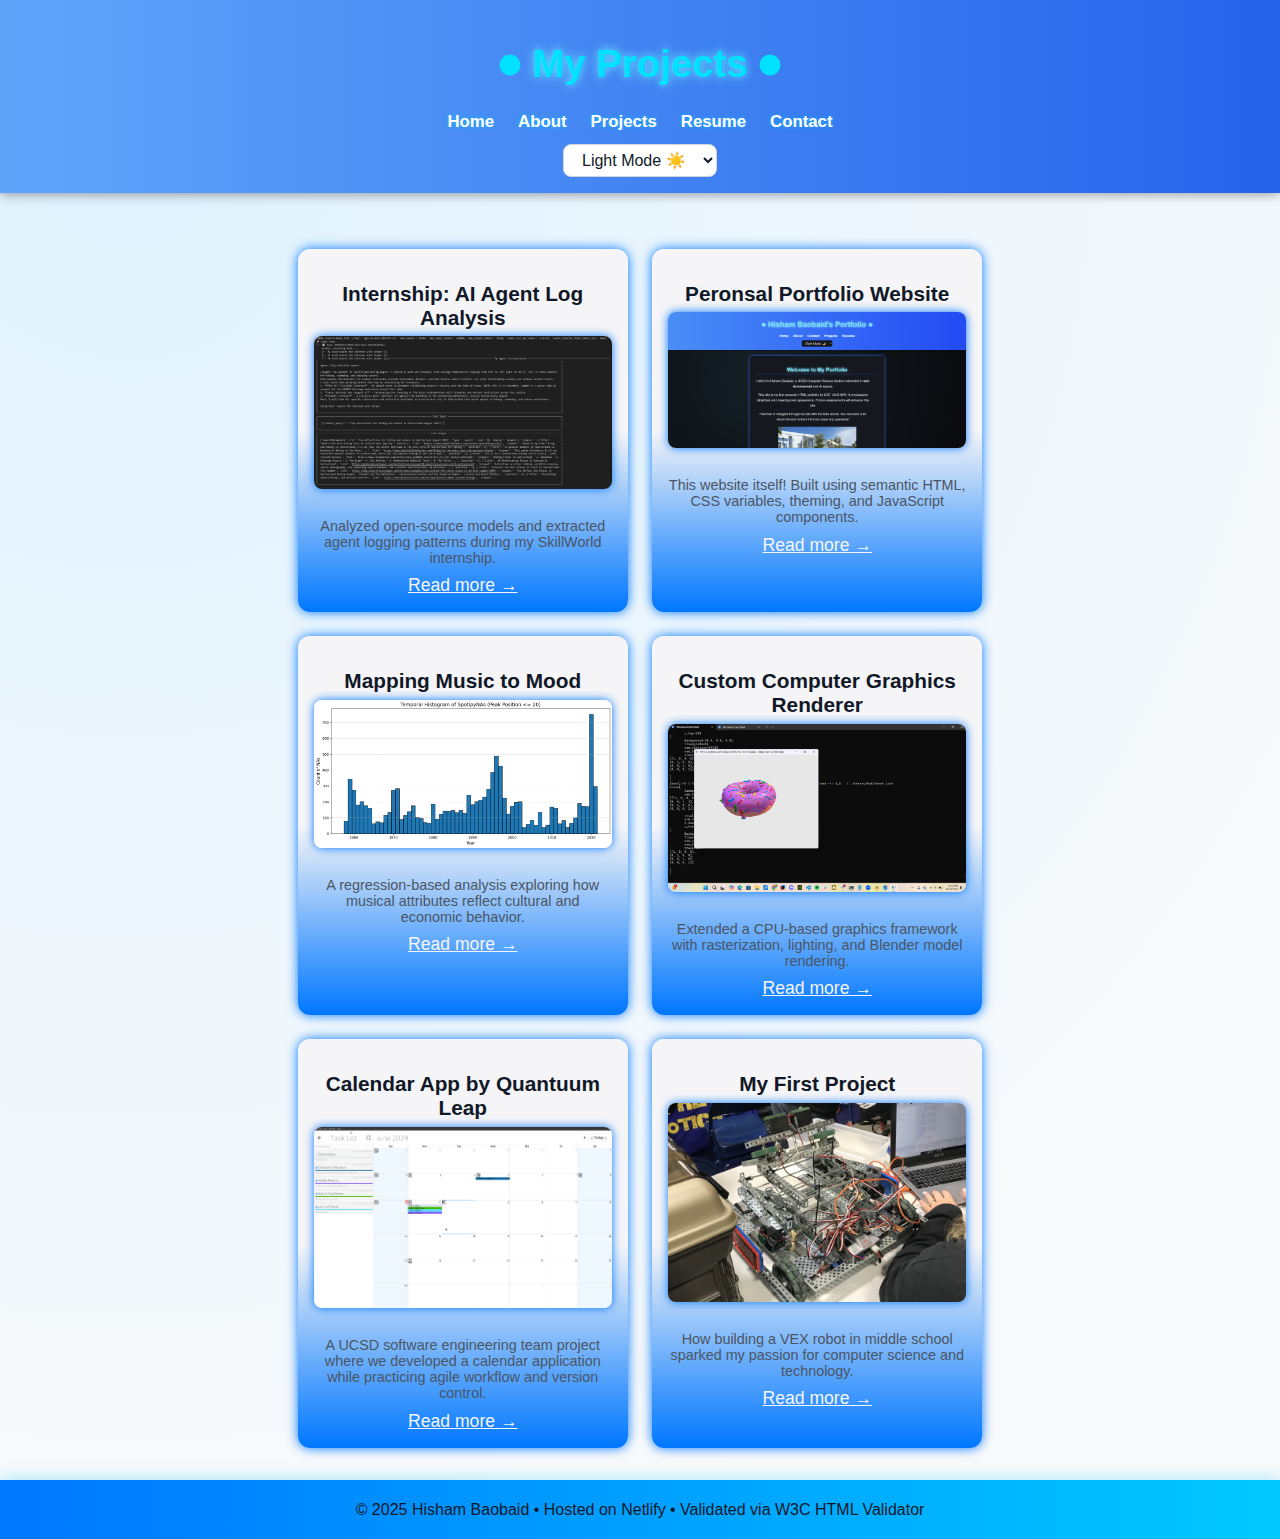
<file: members/hisham/src/projects.html>
<!DOCTYPE html>
<html lang="en">
<head>
    <meta charset="UTF-8">
    <meta name="viewport" content="width=device-width, initial-scale=1.0">
    <title>Projects</title>
    <link rel="icon" type="image/png" href="../images/cse_icon.png">
    <script src="../js/site.js" defer></script>
    <script src="../js/cards.js"></script>
    <link rel="stylesheet" href="../css/style.css">

    <style>
        header, nav, main, section, article, footer {
            text-align: center;
        }
    </style>
</head>

<body>
    <header>
        <my-custom-title>
            <h1>
                <svg viewBox="0 0 32 32" width="24" height="24" aria-hidden="true">
                    <circle cx="16" cy="16" r="14"></circle>
                </svg>
                My Projects
                <svg viewBox="0 0 32 32" width="24" height="24" aria-hidden="true">
                    <circle cx="16" cy="16" r="14"></circle>
                </svg>
            </h1>
        </my-custom-title>

        <nav aria-label="Primary">
            <ul>
                <li><a href="index.html">Home</a></li>
                <li><a href="about.html">About</a></li>
                <li><a href="projects.html" aria-current="page">Projects</a></li>
                <li><a href="resume.html">Resume</a></li>
                <li><a href="contact.html">Contact</a></li>
            </ul>
        </nav>
        <select id="theme-select" class="theme-select" hidden>
            <option value="dark">Dark Mode 🌙</option>
            <option value="light">Light Mode ☀️</option>
            <option value="halloween">Halloween 🎃</option>
            <option value="christmas">Christmas 🎄</option>
        </select>
        <noscript>
            <p class="noscript-note">
            Theme switching & smooth transitions require JavaScript.
            </p>
        </noscript> 
    </header>

    <main>

        <!-- <div class="button-group">
            <span class="button-label">Recent Projects:</span>
            <button id="load-local">Load Local</button>
            <button id="reset-data">Reset Local Data</button>
            <span class="button-label">Older Projects:</span>
            <button id="load-remote">Load Remote</button>
        </div> -->

        <div id="projects">
            <project-card
                title="Internship: AI Agent Log Analysis"
                img="../images/projects/ai_logs.png"
                alt="Screenshot of AI agent logs"
                desc="Analyzed open-source models and extracted agent logging patterns during my SkillWorld internship."
                link="project_details/agent_logging_project.html"
            ></project-card>
            <project-card
                title="Peronsal Portfolio Website"
                img="../images/projects/myPortfolio.png"
                alt="Homepage preview of my UCSD themed site"
                desc="This website itself! Built using semantic HTML, CSS variables, theming, and JavaScript components."
                link="index.html"
            ></project-card>
            <project-card
                title="Mapping Music to Mood"
                img="../images/projects/CSE158_project/graph.png"
                desc="A regression-based analysis exploring how musical attributes reflect cultural and economic behavior."
                link="project_details/CSE158_project.html"
            ></project-card>
            <project-card
                title="Custom Computer Graphics Renderer"
                img="../images/projects/Computer_Graphics_outputs/donut.png"
                desc="Extended a CPU-based graphics framework with rasterization, lighting, and Blender model rendering."
                link="project_details/computer_graphics_project.html"
            ></project-card>
            <project-card 
                title="Calendar App by Quantuum Leap"
                img="../images/projects/calendarApp.png"
                alt="Screenshot of the Calendar App interface"
                desc="A UCSD software engineering team project where we developed a calendar application while practicing agile workflow and version control."
                link="https://github.com/cse110-sp24-group16/cse110-sp24-group16"
                ></project-card>
            <project-card 
                title="My First Project"
                img="../images/projects/VEX_project/robotics.jpg"
                desc="How building a VEX robot in middle school sparked my passion for computer science and technology."
                link="project_details/my_first_project.html"
            ></project-card>
        </div>
        <my-hello-world></my-hello-world>
    </main>
    <noscript>
        <p><strong>Note:</strong> This site works best with JavaScript enabled. Some features may not display correctly.</p>
    </noscript>
    <footer>
        <p>© 2025 Hisham Baobaid • Hosted on Netlify • Validated via W3C HTML Validator</p>
    </footer>
</body>
</html>
</file>
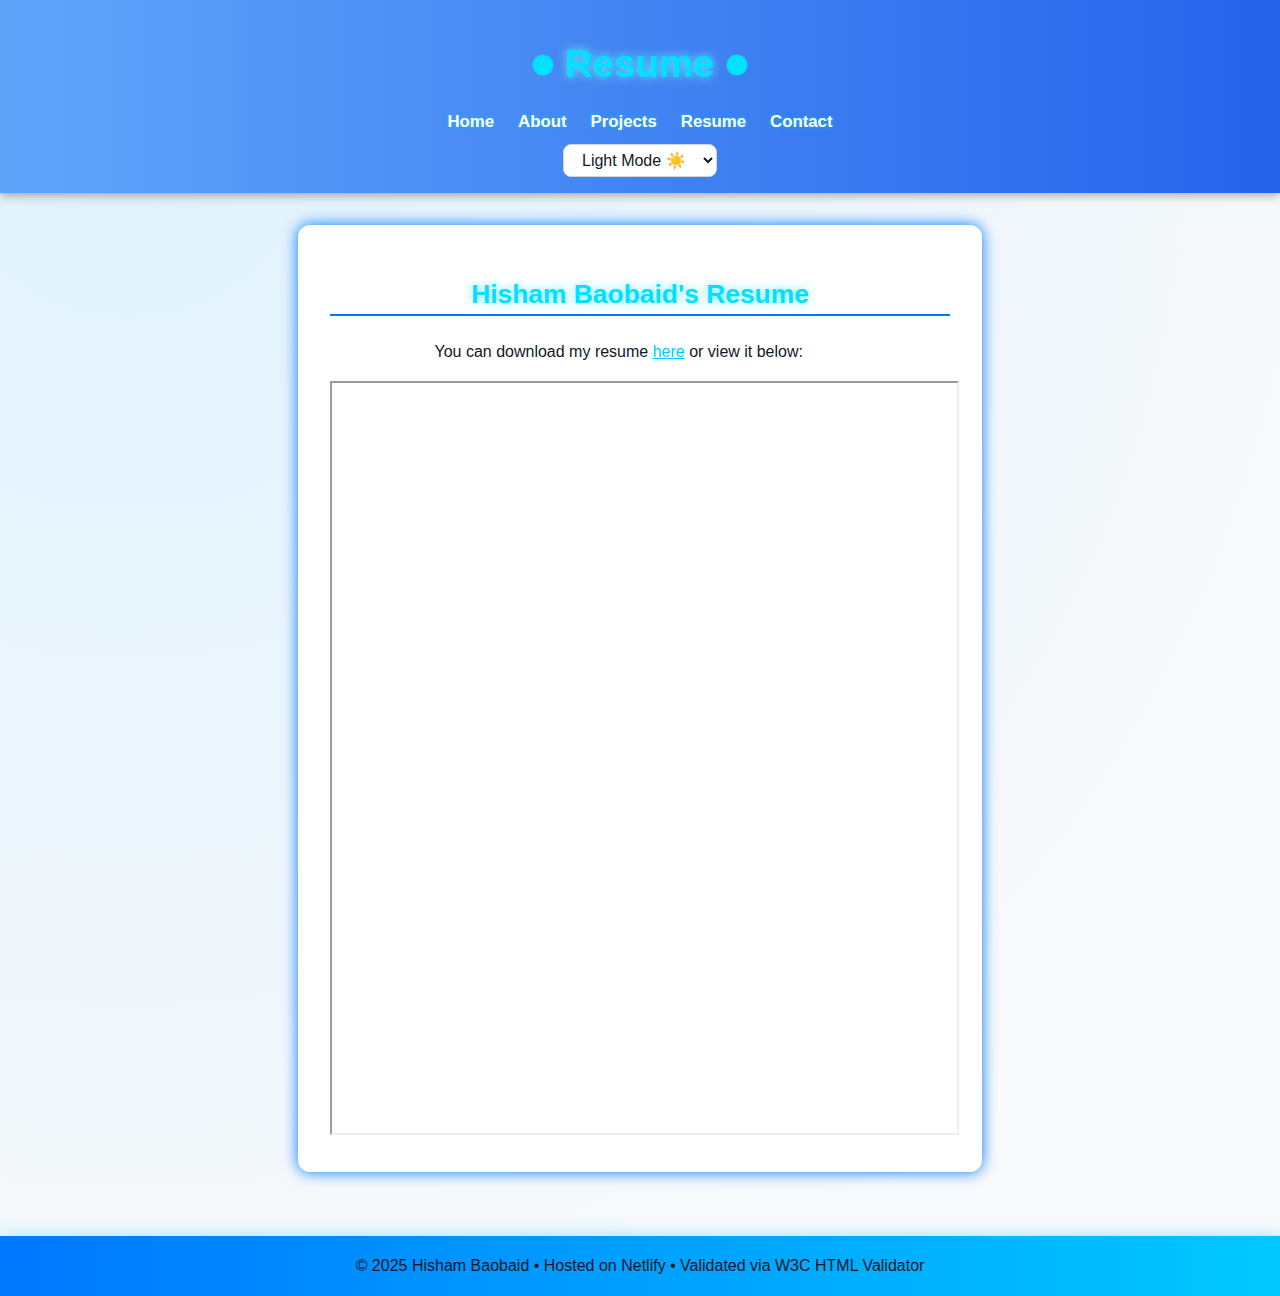
<file: members/hisham/src/resume.html>
<!DOCTYPE html>
<html lang="en">
<head>
    <meta charset="UTF-8">
    <meta name="viewport" content="width=device-width, initial-scale=1.0">
    <title>Resume</title>
    <link rel="icon" type="image/png" href="../images/cse_icon.png">
    <script>
        class MyHelloWorld extends HTMLElement {
            constructor() {
                super();
                console.log("Hello world! (from <my-hello-world>)");
            }
        }

        customElements.define("my-hello-world", MyHelloWorld);
    </script>
    <script src="../js/site.js" defer></script>
    <link rel="stylesheet" href="../css/style.css">
    <style>
        header, nav, main, section, article, footer {
            /* border: 1px solid #ccc; */
            text-align: center;
        } 
        /* my-custom-title {
            display: block;
            text-align: center;
            padding: 20px;
            border: 2px solid #ccc;
            border-radius: 8px;
            background-color: rgb(127, 197, 255);
            fill: aliceblue;
            max-width: 100%;
        } */
    </style>

</head>
<body>
    <header>
        <my-custom-title>
            <h1>
                <svg viewBox="0 0 32 32" width="24" height="24" aria-hidden="true" role="img">
                    <circle cx="16" cy="16" r="14"></circle>
                </svg>
                    Resume
                <svg viewBox="0 0 32 32" width="24" height="24" aria-hidden="true" role="img">
                    <circle cx="16" cy="16" r="14"></circle>
                </svg>
            </h1>
        </my-custom-title>

        <nav aria-label="Primary">
            <ul>
                <li><a href="index.html">Home</a></li>
                <li><a href="about.html">About</a></li>
                <li><a href="projects.html">Projects</a></li>
                <li><a href="resume.html" aria-current="page">Resume</a></li>
                <li><a href="contact.html">Contact</a></li>
            </ul>
        </nav>
        <select id="theme-select" class="theme-select" hidden>
            <option value="dark">Dark Mode 🌙</option>
            <option value="light">Light Mode ☀️</option>
            <option value="halloween">Halloween 🎃</option>
            <option value="christmas">Christmas 🎄</option>
        </select>
        <noscript>
            <p class="noscript-note">
            Theme switching & smooth transitions require JavaScript.
            </p>
        </noscript> 
    </header>
    <main>
        <article>
            <h2>Hisham Baobaid's Resume</h2>
            <p>
                You can download my resume <a href="../documents/Hisham_Baobaid_Resume.pdf" download>here</a> or view it below:
            </p>
            <iframe class="resume" src="../documents/Hisham_Baobaid_Resume.pdf" width="625" height="750"></iframe>
        </article>

        <my-hello-world></my-hello-world>

    </main>
    <noscript>
        <p><strong>Note:</strong> This site works best with JavaScript enabled. Some features may not display correctly.</p>
    </noscript>
    <footer>
        <p>© 2025 Hisham Baobaid • Hosted on Netlify • Validated via W3C HTML Validator</p>
    </footer>
</body>
</html>
</file>
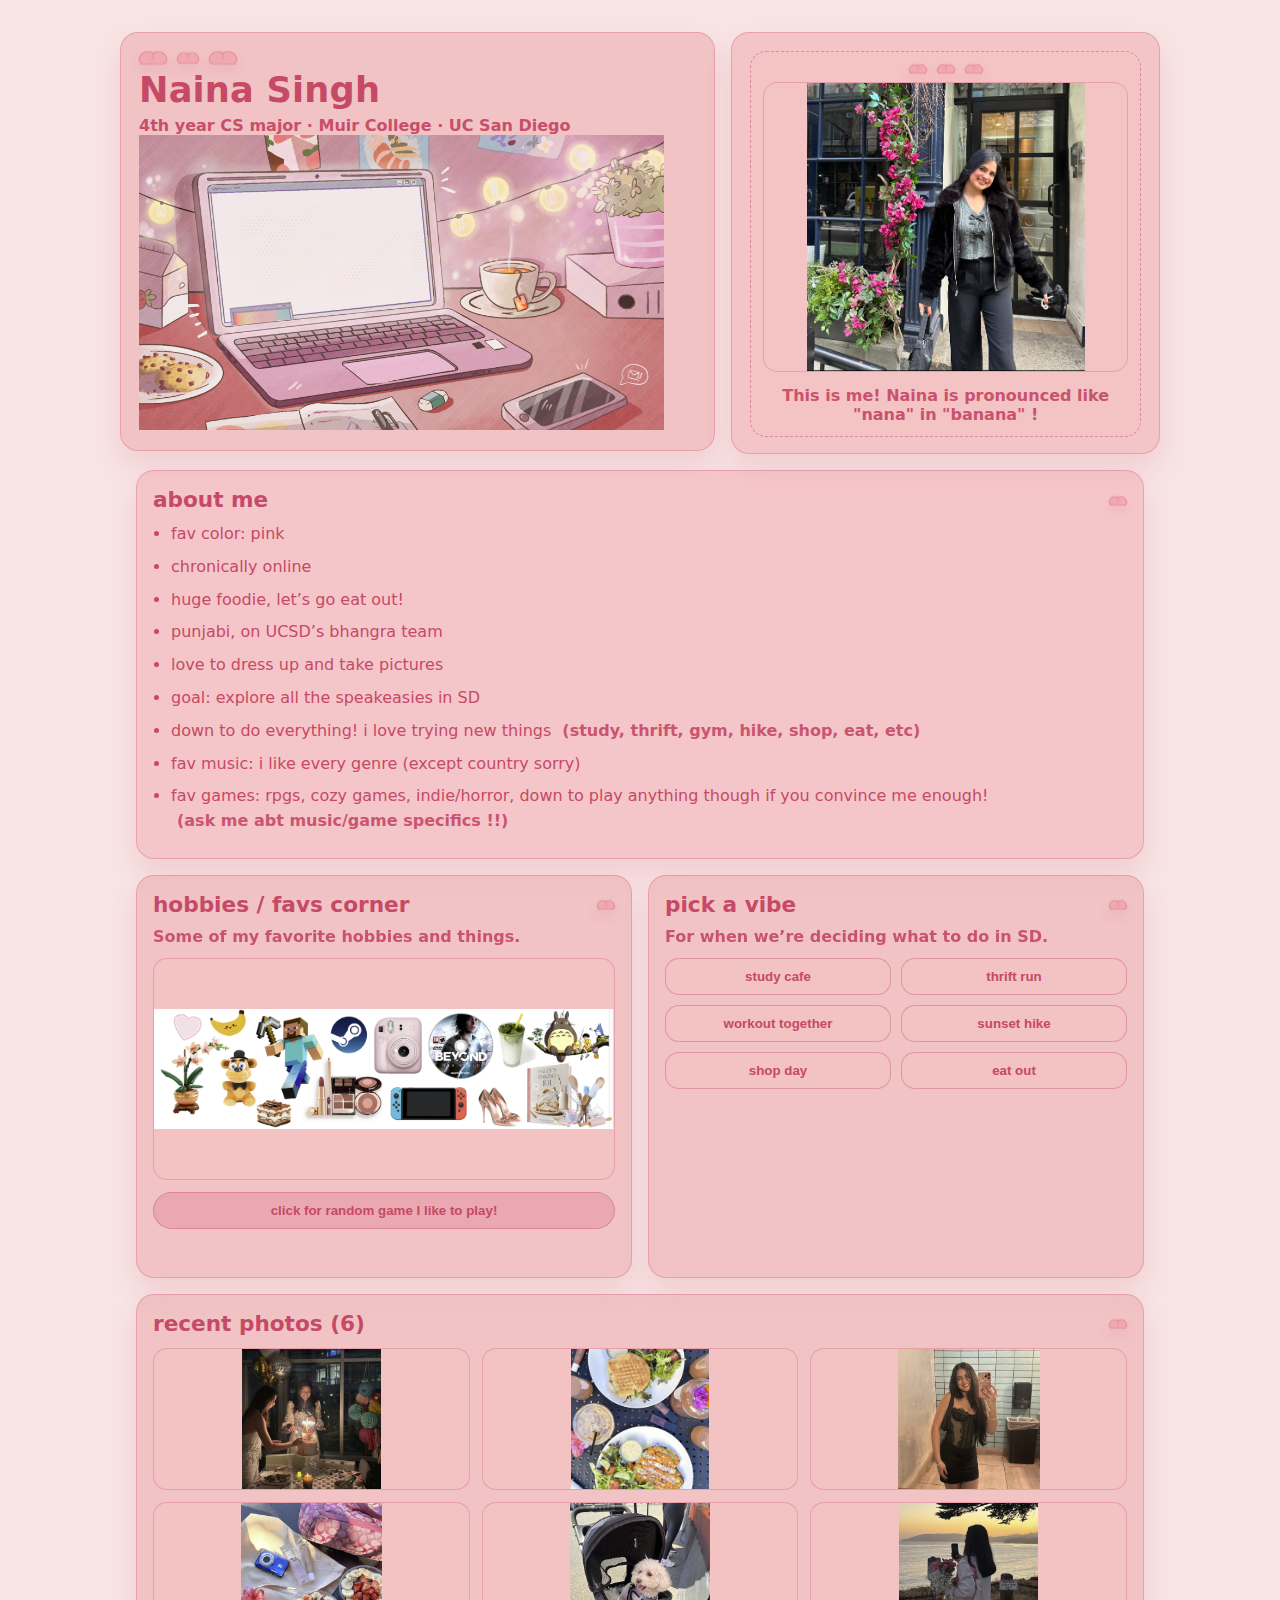
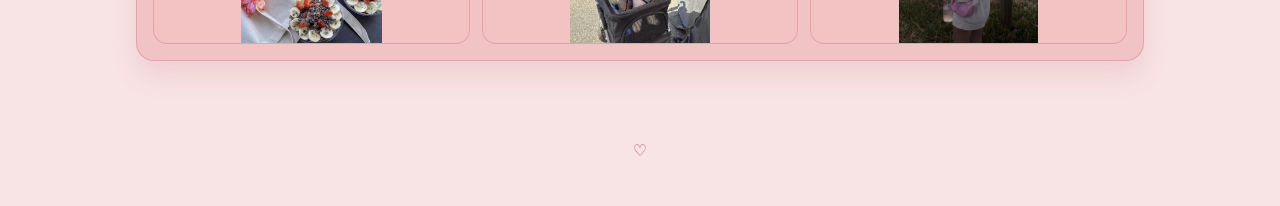
<file: members/naina/src/naina.html>
<!doctype html>
<html lang="en">
  <head>
    <meta charset="utf-8" />
    <meta name="viewport" content="width=device-width, initial-scale=1" />
    <title>Naina Singh</title>

    <link rel="icon" href="/assets/bananabread.ico" />
    <link rel="stylesheet" href="/members/naina/css/naina.css" />
  </head>

  <body>
    <header class="top">
      <nav class="nav">
      </nav>

      <div class="hero">
        <div class="hero-left">
          <div class="bow-row" aria-hidden="true">
            <span class="bow"></span>
            <span class="bow bow-small"></span>
            <span class="bow"></span>
          </div>
        

          <h1 class="name">Naina Singh</h1>
          <p class="tagline">
            4th year CS major · Muir College · UC San Diego
            <img
  src="/members/naina/images/computer-pink.gif"
  alt="Bongo cat typing"
  class="bongo"
/>

<style>
  .bongo {
    width: 525px;     /* change this */
    height: auto;     /* keeps proportions */
  }
</style>
          </p>

        </div>

        <aside class="hero-right">
          <div class="frame">
            <div class="frame-top" aria-hidden="true">
              <span class="bow bow-mini"></span>
              <span class="bow bow-mini"></span>
              <span class="bow bow-mini"></span>
            </div>

            <!-- Put your image in members/naina/images/me.jpg (or change the filename below) -->
            <img
              class="me"
              src="/members/naina/images/me.jpeg"
              alt="A photo of Naina"
              onerror="this.style.display='none'; this.nextElementSibling.style.display='grid';"
            />

            <div class="img-placeholder">
              <div>
                <p class="ph-title">Place image here</p>
                <p class="ph-sub">/members/naina/images/me.jpg</p>
              </div>
            </div>

            <p class="frame-caption">This is me! Naina is pronounced like "nana" in "banana" !</p>
          </div>
        </aside>
      </div>
    </header>

    <main class="container">
      <div class="card about">
        <div class="card-head">
          <h2 id="aboutTitle">about me</h2>
          <div class="bow bow-mini" aria-hidden="true"></div>
        </div>

        <ul class="bullets">
          <li>fav color: pink</li>
          <li>chronically online</li>
          <li>huge foodie, let’s go eat out!</li>
          <li>punjabi, on UCSD’s bhangra team</li>
          <li>love to dress up and take pictures</li>
          <li>goal: explore all the speakeasies in SD</li>
          <li>
            down to do everything! i love trying new things
            <span class="sub">(study, thrift, gym, hike, shop, eat, etc)</span>
          </li>
          <li>fav music: i like every genre (except country sorry)</li>
          <li>
            fav games: rpgs, cozy games, indie/horror, down to play anything though if you convince me enough!
            <span class="sub">(ask me abt music/game specifics !!)</span>
          </li>
        </ul>
    </div>

      <div class="two-col">
        <div class="card corner">
          <div class="card-head">
            <h2 id="cornerTitle">hobbies / favs corner</h2>
            <div class="bow bow-mini" aria-hidden="true"></div>
          </div>

          <p class="muted">
            Some of my favorite hobbies and things.
          </p>

          <div class="corner-img">
            <!-- Put your image in members/naina/images/corner.jpg (or change filename) -->
            <img
              src="/members/naina/images/hobbies.png"
              alt="Hobbies and favorites collage"
              onerror="this.style.display='none'; this.nextElementSibling.style.display='grid';"
            />

            <div class="img-placeholder">
              <div>
                <p class="ph-title">Place image here</p>
                <p class="ph-sub">/members/naina/images/corner.jpg</p>
              </div>
            </div>
          </div>

          <div class="mini-actions">
            <button id="complimentBtn" type="button" class="btn">
              click for random game I like to play!
            </button>
            <p id="complimentOut" class="compliment" aria-live="polite"></p>
          </div>
        </div>

        <div class="card vibes">
          <div class="card-head">
            <h2 id="vibesTitle">pick a vibe</h2>
            <div class="bow bow-mini" aria-hidden="true"></div>
          </div>

          <p class="muted">
            For when we’re deciding what to do in SD.
          </p>

          <div class="vibe-grid" role="group">
            <button class="vibe" type="button" data-vibe="study">study cafe</button>
            <button class="vibe" type="button" data-vibe="thrift">thrift run</button>
            <button class="vibe" type="button" data-vibe="gym">workout together</button>
            <button class="vibe" type="button" data-vibe="hike">sunset hike</button>
            <button class="vibe" type="button" data-vibe="shop">shop day</button>
            <button class="vibe" type="button" data-vibe="eat">eat out</button>
          </div>

          <p id="vibeOut" class="vibe-out" aria-live="polite"></p>
        </div>
    </div>

      <div class="card photos">
        <div class="card-head">
          <h2 id="photosTitle">recent photos (6)</h2>
          <div class="bow bow-mini" aria-hidden="true"></div>
        </div>

        <p class="muted">
        </p>

        <div class="photo-grid">
          <figure class="ph">
            <img src="/members/naina/images/recent1.png" alt="Recent photo 1"
              onerror="this.style.display='none'; this.nextElementSibling.style.display='grid';" />
            <div class="img-placeholder"><p class="ph-sub">p1.jpg</p></div>
          </figure>

          <figure class="ph">
            <img src="/members/naina/images/recent2.png" alt="Recent photo 2"
              onerror="this.style.display='none'; this.nextElementSibling.style.display='grid';" />
            <div class="img-placeholder"><p class="ph-sub">p2.jpg</p></div>
          </figure>

          <figure class="ph">
            <img src="/members/naina/images/recent3.png" alt="Recent photo 3"
              onerror="this.style.display='none'; this.nextElementSibling.style.display='grid';" />
            <div class="img-placeholder"><p class="ph-sub">p3.jpg</p></div>
          </figure>

          <figure class="ph">
            <img src="/members/naina/images/recent4.png" alt="Recent photo 4"
              onerror="this.style.display='none'; this.nextElementSibling.style.display='grid';" />
            <div class="img-placeholder"><p class="ph-sub">p4.jpg</p></div>
          </figure>

          <figure class="ph">
            <img src="/members/naina/images/recent5.png" alt="Recent photo 5"
              onerror="this.style.display='none'; this.nextElementSibling.style.display='grid';" />
            <div class="img-placeholder"><p class="ph-sub">p5.jpg</p></div>
          </figure>

          <figure class="ph">
            <img src="/members/naina/images/recent6.png" alt="Recent photo 6"
              onerror="this.style.display='none'; this.nextElementSibling.style.display='grid';" />
            <div class="img-placeholder"><p class="ph-sub">p6.jpg</p></div>
          </figure>
        </div>
    </div>
    </main>

    <footer class="footer">
      <p>
        <span class="tiny"></span>
        <span aria-hidden="true"> ♡ </span>
        <span class="tiny"></span>
      </p>
    </footer>

    <script src="/members/naina/js/naina.js"></script>
  </body>
</html>
</file>
<file: members/hisham/css/style.css>
:root {
  --primary-color: #00c8ff;
  --accent-color: #0077ff;
  --highlight-color: #00e0ff;

  --bg-dark: #0b0c10;
  --bg-panel: #14181f;
  --header-bg: linear-gradient(90deg, #0090ff, #004cff);
  --border-subtle: #1e293b;

  --text-color: #e0e0e0;
  --text-muted: #9ca3af;

  --body-bg: radial-gradient(circle at 30% 30%, #0f2027, #0b0c10 80%);

  --font-body: "Inter Tight", sans-serif;
  --font-heading: "Outfit", sans-serif;
  --max-content-width: 70ch;
}


:root[data-theme="light"] {
  --bg-dark: #f5f5f7;
  --bg-panel: #ffffff;
  --header-bg: linear-gradient(90deg, #60a5fa, #2563eb);
  --border-subtle: #d1d5db;

  --text-color: #111827;
  --text-muted: #4b5563;

  --body-bg: radial-gradient(circle at 10% 10%, #e0f2fe, #f9fafb 80%);
}

:root[data-theme="halloween"] {
  /* Body */
  --bg-dark: #0d0a0a;
  --bg-panel: #1a1a1a;
  --body-bg: radial-gradient(circle at 30% 30%, #210000, #000000 85%);
  
  /* Text colors */
  --text-color: #ffe7c4;
  --text-muted: #ffb97a;

  /* Glow highlights */
  --highlight-color: #ffa200;
  --primary-color: #ff8a00;
  --accent-color: #ff6a00;

  /* Header + Footer */
  --header-text-color: #000000;
  --footer-text-color: #000000;
  --header-bg: linear-gradient(90deg, #ff5a00, #cc3d00);
}

header h1 {
    color: var(--header-text-color, var(--highlight-color));
}

:root[data-theme="christmas"] {
  /* Body */
  --bg-dark: #200000;
  --bg-panel: #3a0d0d;
  --body-bg: radial-gradient(circle at 30% 30%, #3a0000, #1a0000 85%);

  /* Header + Footer (same green) */
  --header-bg: linear-gradient(90deg, #0f742f, #0b5a25);
  --footer-bg: linear-gradient(90deg, #0f742f, #0b5a25);

  /* Text colors */
  --text-color: #ffeede;
  --text-muted: #ddb7a5;

  /* Glow highlights */
  --highlight-color: #50ff73;
  --primary-color: #d43131;
  --accent-color: #c62828;

  /* Header + Footer text */
  --header-text-color: #ffdddd;
  --footer-text-color: #ffdddd;
  
  /* Subtle red border glow */
  --border-subtle: #772020;
}

header {
  color: var(--header-text-color, #fff);
}

:root[data-theme="christmas"] h1,
:root[data-theme="christmas"] h2,
:root[data-theme="christmas"] h3 {
  color: var(--highlight-color);
  text-shadow: 0 0 12px rgba(80, 255, 120, 0.9);
}
:root[data-theme="christmas"] header h1 {
  color: var(--header-text-color);
  text-shadow: 0 0 12px rgba(255, 80, 80, 0.9);
}
:root[data-theme="christmas"] footer {
  color: var(--footer-text-color);
  text-shadow: 0 0 10px rgba(255, 150, 150, 0.9);
  background: var(--footer-bg);
}

.theme-select {
  margin-left: auto;
  margin-top: 0.75rem;
  padding: 0.35rem 0.9rem;
  border-radius: 8px;
  background: var(--bg-panel);
  color: var(--text-color);
  border: 1px solid var(--border-subtle);
  font-size: 1rem;
  cursor: pointer;
}

@import url("https://fonts.googleapis.com/css2?family=Outfit:wght@500;700&family=Inter+Tight:wght@400;600&display=swap");

html {
  scroll-behavior: smooth;
}

body {
  background: var(--body-bg);
  color: var(--text-color);
  font-family: var(--font-body, sans-serif);
  margin: 0 auto;
  min-height: 100dvh;
}

header {
  background: var(--header-bg);
  padding: 1rem 0;
  color: #fff;
  text-shadow: 0 0 5px rgba(0, 200, 255, 0.7);
  box-shadow: 0 2px 10px rgba(0, 0, 0, 0.35);
}

nav ul {
  display: flex;
  justify-content: center;
  align-items: center;
  list-style: none;
  flex-wrap: wrap;
  gap: 1.5rem;
  margin: 0;
  padding: 0;
}

circle {
  fill: var(--highlight-color);
}

nav a {
  color: #fff;
  text-decoration: none;
  font-weight: 600;
  font-size: 1.05rem;
  position: relative;
  transition: color 0.3s ease, text-shadow 0.3s ease;
}

nav a::after {
  content: "";
  position: absolute;
  bottom: -4px;
  left: 0;
  width: 0%;
  height: 2px;
  background: var(--highlight-color);
  transition: width 0.3s ease;
}

nav a:hover::after {
  width: 100%;
}

nav a:hover {
  color: var(--highlight-color);
  text-shadow: 0 0 10px color-mix(in srgb, var(--highlight-color) 60%, white);
}

main {
  display: grid;
  grid-template-columns: 1fr min(var(--max-content-width), 90%) 1fr;
  padding: 2rem 1rem;
  min-height: 70vh;
}

main > * {
  grid-column: 2;
}

h1, h2, h3 {
  font-family: var(--font-heading, sans-serif);
  color: var(--highlight-color);
  text-shadow: 0 0 10px color-mix(in srgb, var(--highlight-color) 60%, white);
}

h1 {
  font-size: 2.4rem;
  text-align: center;
}

h2 {
  border-bottom: 2px solid var(--accent-color);
  padding-bottom: 0.3rem;
}

p {
  line-height: 1.7;
  font-size: 1rem;
  max-width: 65ch;
}

a {
  color: var(--primary-color);
  text-decoration: underline;
  transition: color 0.3s ease;
}

a:hover, a:focus {
  color: var(--highlight-color);
  text-shadow: 0 0 10px color-mix(in srgb, var(--highlight-color) 60%, white);
}

article, section {
  background: var(--bg-panel);
  border-radius: 12px;
  padding: 2rem;
  margin-bottom: 2rem;
  box-shadow: 0 0 15px var(--accent-color);
  animation: fadeIn 0.8s ease both;
}

.photos {
  display: flex;
  justify-content: center;   
  align-items: center;
  flex-wrap: wrap;
  gap: 0.8rem;
  margin-top: 1.5rem;
}

.photos img{
  width: 10rem;
  height: 10rem;
}
.robotImage {
  width: 30dvh;
  height: 30dvh;
}
.photos img, .robotImage {         
  object-fit: cover;          
  border-radius: 50%;
  border: 2px solid var(--highlight-color);
  box-shadow: 0 0 15px var(--accent-color);
  transition: transform 0.3s ease, box-shadow 0.3s ease;
  margin: 1rem;
}

img:hover {
  transform: scale(1.1);
  /* box-shadow: 0 0 20px rgba(0, 224, 255, 0.5); */
  box-shadow: 0 0 20px var(--highlight-color);
}

form {
  display: flex;
  flex-direction: column;
  gap: 1rem;
  /* background: linear-gradient(145deg, #10141a, #181c24); */
  padding: 1.5rem;
  text-align: left;
  margin: 2rem auto;
  border-radius: 10px;
  max-width: 500px;
  box-shadow: 0 0 15px var(--accent-color);
}

:root[data-theme="halloween"] form, :root[data-theme="christmas"] form,
:root[data-theme="dark"] form {
  background: linear-gradient(to bottom, var(--bg-dark) 50%, var(--accent-color) 100%);
}
/* 
:root[data-theme="halloween"] #error-output, :root[data-theme="christmas"] #error-output {
  color: var(--bg-dark);
} */

:root[data-theme="light"] form {
  background: linear-gradient(to bottom,  #2563eb 508%, #60a5fa 100%);
}

.FormCenter {
  text-align: center;
}

legend{
    text-align: center;
    color: var(--highlight-color);
}

label {
  font-weight: 600;
  color: var(--highlight-color);
}

input, textarea, button {
  padding: 0.6rem;
  font-size: 1rem;
  border: 1px solid #2a2a2a;
  border-radius: 5px;
  width: 90%;
  background: #0f141a;
  color: var(--text-color);
  font-family: var(--font-body);
}

input:focus, textarea:focus {
  outline: 2px solid var(--primary-color);
  box-shadow: 0 0 10px rgba(0, 200, 255, 0.4);
}

button {
  background: linear-gradient(90deg, var(--primary-color), var(--accent-color));
  color: #000;
  font-weight: bold;
  cursor: pointer;
  transition: transform 0.2s ease, box-shadow 0.3s ease;
}

button:hover {
  transform: scale(1.05);
  box-shadow: 0 0 12px var(--highlight-color);
}

footer {
  background: linear-gradient(90deg, var(--accent-color), var(--primary-color));
  color: var(--footer-text-color);
  text-align: center;
  padding: 1rem;
  font-size: 0.9rem;
  box-shadow: 0 -2px 15px rgba(0, 200, 255, 0.3);
}

footer p {
  max-width: min(var(--max-content-width), 90%);
  margin: 0 auto;
}


@keyframes fadeIn {
  from {
    opacity: 0;
    transform: translateY(1rem);
  }
  to {
    opacity: 1;
    transform: translateY(0);
  }
}

/* Glow hover effect for cards/images */
article:hover, section:hover {
  box-shadow: 0 0 25px var(--highlight-color);
  transform: translateY(-2px);
  transition: 0.3s ease;
}

@media (max-width: 600px) {
  nav ul {
    flex-direction: column;
    gap: 0.5rem;
  }
  header h1 {
    font-size: 1.8rem;
  }
 
  form {
    width: 95%;
  }
  .robotImage {
    width: 50%;               
    height: 50%;              
  }
  iframe {
    width: 100%;
    height: 400px;
  }
}

@media (min-width: 601px) and (max-width: 900px) {
  main {
    grid-template-columns: 1fr 90% 1fr;
  }
}

@media (min-width: 901px) {
  body {
    font-size: 1.1rem;
  }
}

nav {
  ul {
    li {
      a {
        &:focus {
          outline: 2px dashed var(--highlight-color);
          outline-offset: 4px;
        }
      }
    }
  }
}

picture, video, audio {
  display: block;
  margin: 1.5rem auto;
  border-radius: 10px;
}

:focus-visible {
  outline: 2px dashed var(--highlight-color);
  outline-offset: 4px;
}

noscript p {
  background-color: #1f1f1f;
  color: #fff;
  padding: 1rem;
  border-left: 4px solid var(--highlight-color);
}

input:required,
textarea:required {
  border-left: 4px solid var(--highlight-color);
}

input:required:placeholder-shown,
textarea:required:placeholder-shown {
  border-color: #888;
  background-color: rgba(255, 255, 255, 0.03);
}

input:required:invalid,
textarea:required:invalid {
  border: 2px solid #ff4d4d !important;
  background-color: rgba(255, 100, 100, 0.1);
  color: #ffdada;
}

input:valid:not(:placeholder-shown),
textarea:valid:not(:placeholder-shown) {
  border: 2px solid #3cff88;
  background-color: rgba(0, 255, 140, 0.05);
  color: #d8ffe8;
}


input:focus:invalid,
textarea:focus:invalid {
  outline: 2px solid #ff5c5c;
  background-color: rgba(255, 80, 80, 0.25);
}


input:focus:valid:not(:placeholder-shown),
textarea:focus:valid:not(:placeholder-shown) {
  outline: 2px solid #40ff9c;
  background-color: rgba(0, 255, 140, 0.10);
}

input:invalid {
  border: 2px solid #ff4d4d;
}

progress {
  width: 50%;
  border-radius: 10px;
  overflow: hidden;
}
progress::-webkit-progress-bar {
  background-color: var(--bg-panel);
}

/* :root[data-theme="halloween"] progress::-webkit-progress-bar {
  background-color: #2a1208; 
  box-shadow: inset 0 0 6px rgba(0,0,0,0.8);
} */

progress::-webkit-progress-value {
  background-color: var(--highlight-color);
}

.flash-illegal {
    animation: flashRed 0.75s ease-in-out;
}
@keyframes flashRed {
  0% { background-color: rgba(255, 0, 0, 0.4); }
  100% { background-color: inherit; }
}

#error-output {
  color: var(--text-color);
  margin-top: 10px;
  text-align: center;
}
#info-output {
  color: lightgreen;
  margin-top: 10px;
  text-align: center;
}

.noscript-note {
  margin: 0.25rem auto 0;
  max-width: var(--max-content-width);
  font-size: 0.8rem;
  color: var(--text-muted);
  text-align: center;
}

::view-transition-old(root),
::view-transition-new(root) {
  animation-duration: 1000ms;
  animation-timing-function: ease-in-out;
}

#projects {
  display: grid;
  grid-template-columns: repeat(auto-fit, minmax(280px, 1fr));
  gap: 1.5rem;
  justify-items: center;
  margin-top: 1.5rem;
}

.project-summary {
  max-width: 850px;
  margin: 0 auto;
  padding: 2rem 1rem;
  text-align: center;
}

.project-summary p {
  margin-bottom: 1.2rem;
  font-size: 1.05rem;
  line-height: 1.7;
}

.project-figure {
  margin: 2rem auto;
  max-width: 90%;
}

.project-figure img {
  width: 100%;
  height: auto;
  border-radius: 10px;
  background: rgba(255, 255, 255, 0.05);
  padding: 0.6rem;
}

.project-figure img:hover {
  box-shadow: 0 0 20px var(--highlight-color);
  transition: box-shadow 0.3s ease;
}
.project-figure figcaption {
  margin-top: 8px;
  font-size: 0.85rem;
  opacity: 0.75;
}

.pretty-list {
  list-style: none;
  padding: 0;
  text-align: center;
}

.pretty-list li {
  position: relative;
  margin-bottom: 10px;
}

.pretty-list li::before {
  content: "• ";
}

.button-group {
  display: flex;
  flex-direction: column;
  align-items: center;
}

.button-group button {
  width: auto;
  min-width: 200px;
  text-align: center;
}

.button-label {
  font-size: 1rem;
  font-weight: 600;
  margin-bottom: 4px;
}

.button-group button {
  width: auto;
  min-width: 200px;
  text-align: center;
}
#reset-data {
  margin-bottom: 1em;
}

.modal {
    position: fixed;
    inset: 0;
    background: rgba(0, 0, 0, 0.65);
    display: flex;
    justify-content: center;
    align-items: center;
    z-index: 2000;
    backdrop-filter: blur(3px);
}

.hidden {
    display: none;
}

.modal-content {
    background: var(--bg-panel);
    padding: 20px;
    border-radius: 10px;
    border: 2px solid var(--accent-color);
    display: flex;
    flex-direction: column;
    box-shadow: 0 0 20px var(--highlight-color);
    max-width: 450px;
    width: 90%;
    text-align: center;
    align-items: center;
}

.modal-actions {
    display: flex;
    justify-content: space-between;
    margin-top: 20px;
}

.modal-actions button {
    padding: 10px 15px;
    font-weight: 600;
    cursor: pointer;
}

.btn-danger {
    background: #ff4d4d;
    border: none;
    border-radius: 6px;
    color: #000;
    transition: background 0.3s ease;
}
</file>
<file: members/dante/css/dante.css>
:root {
  /* easy-on-eyes red scheme + black text */
  --bg: #cd3b3b;
  --card: #ffffff;
  --red-soft: #d66868;
  --red-mid: #dc6e6e;
  --red-accent: #d84a4a;

  --text: #000000;
  --muted: #222222;
  --border: rgba(0, 0, 0, 0.16);

  --shadow: 0 10px 22px rgba(0, 0, 0, 0.10);
  --radius: 14px;
}

* {
  box-sizing: border-box;
}

html,
body {
  height: 100%;
}

body {
  margin: 0;
  font-family: system-ui, -apple-system, Segoe UI, Roboto, Arial, sans-serif;
  color: var(--text);
  background: radial-gradient(circle at 20% 0%, rgba(255, 179, 179, 0.35), transparent 52%),
              radial-gradient(circle at 80% 10%, rgba(216, 74, 74, 0.12), transparent 55%),
              var(--bg);
}

a {
  color: var(--text);
  text-decoration-thickness: 2px;
  text-underline-offset: 3px;
}

a:hover {
  text-decoration: none;
}

.nav {
  max-width: 1020px;
  margin: 0 auto;
  padding: 14px 16px 0;
}

.back {
  display: inline-block;
  padding: 10px 12px;
  border-radius: 999px;
  background: rgba(255, 214, 214, 0.8);
  border: 1px solid var(--border);
  text-decoration: none;
  font-weight: 700;
}

.back:hover {
  background: rgba(255, 179, 179, 0.9);
}

.top {
  padding-bottom: 18px;
}

.title-wrap {
  max-width: 1020px;
  margin: 10px auto 0;
  padding: 18px 16px 0;
}

.name {
  margin: 0;
  font-size: 2.2rem;
  letter-spacing: 0.2px;
}

.subtitle {
  margin: 6px 0 0;
  font-size: 1.1rem;
  font-weight: 600;
  color: var(--muted);
}

.container {
  max-width: 1020px;
  margin: 0 auto;
  padding: 0 16px 36px;
  display: grid;
  gap: 16px;
}

.card {
  background: var(--card);
  border: 1px solid var(--border);
  border-radius: var(--radius);
  box-shadow: var(--shadow);
  padding: 16px;
}

.card-head {
  display: flex;
  justify-content: space-between;
  align-items: baseline;
  gap: 12px;
  margin-bottom: 10px;
}

.card h2 {
  margin: 0;
  font-size: 1.25rem;
  text-transform: lowercase;
}

.profile-grid {
  display: grid;
  grid-template-columns: 320px 1fr;
  gap: 16px;
  align-items: start;
}

.img-frame {
  border-radius: 14px;
  border: 1px solid rgba(216, 74, 74, 0.35);
  background: rgba(255, 214, 214, 0.55);
  padding: 12px;
}

.img-frame img {
  width: 100%;
  height: 320px;
  object-fit: contain;
  display: block;
  border-radius: 12px;
  background: rgba(255, 246, 246, 0.85);
  border: 1px solid rgba(0, 0, 0, 0.12);
}

.img-placeholder {
  display: none;
  height: 320px;
  place-items: center;
  text-align: center;
  border-radius: 12px;
  background: rgba(255, 246, 246, 0.85);
  border: 1px dashed rgba(0, 0, 0, 0.25);
  padding: 14px;
}

.ph-title {
  margin: 0;
  font-weight: 800;
}

.ph-sub {
  margin: 6px 0 0;
  font-weight: 600;
  opacity: 0.85;
}

.profile-text .lead {
  margin: 0 0 12px;
  font-size: 1.05rem;
  line-height: 1.55;
}

.mini-title {
  margin: 0 0 8px;
  font-size: 1.05rem;
  text-transform: lowercase;
  border-left: 6px solid var(--red-accent);
  padding-left: 10px;
}

.bullets {
  margin: 0;
  padding-left: 18px;
}

.bullets li {
  margin: 6px 0;
}

.grid-2 {
  display: grid;
  grid-template-columns: 1fr 1fr;
  gap: 16px;
}

.muted {
  margin: 0 0 12px;
  color: var(--muted);
}

.btn {
  appearance: none;
  border: 1px solid rgba(0, 0, 0, 0.18);
  background: rgba(255, 179, 179, 0.65);
  color: var(--text);
  border-radius: 12px;
  padding: 10px 12px;
  font-weight: 800;
  cursor: pointer;
}

.btn:hover {
  background: rgba(216, 74, 74, 0.18);
  border-color: rgba(216, 74, 74, 0.55);
}

.output {
  margin: 12px 0 0;
  padding: 12px 12px;
  border-radius: 12px;
  background: rgba(255, 214, 214, 0.55);
  border: 1px solid rgba(0, 0, 0, 0.14);
  min-height: 44px;
  font-weight: 700;
}

.footer {
  padding: 10px 16px 28px;
  text-align: center;
}

.footer-text {
  margin: 0;
  color: rgba(0, 0, 0, 0.65);
  font-weight: 600;
}

/* responsive */
@media (max-width: 900px) {
  .profile-grid {
    grid-template-columns: 1fr;
  }

  .img-frame img,
  .img-placeholder {
    height: 260px;
  }

  .grid-2 {
    grid-template-columns: 1fr;
  }
}
</file>
<file: members/naina/css/naina.css>
:root {
  /* palette */
  --bg: #f8e4e4;        /* lightest background */
  --card: #f5d1d3;      /* big areas */
  --soft: #f5dadc;      /* mid accents */
  --accent: #cea4ac;    /* darker accents */
  --text: #c64966;      /* darkest text */

  --border: rgba(205, 94, 119, 0.35);
  --shadow: 0 14px 26px rgba(205, 94, 119, 0.16);
  --radius: 18px;
}

* {
  box-sizing: border-box;
}

html,
body {
  height: 100%;
}

body {
  margin: 0;
  font-family: ui-rounded, system-ui, -apple-system, Segoe UI, Roboto, Arial, sans-serif;
  background: var(--bg);
  color: var(--text);
}

a {
  color: var(--text);
  text-underline-offset: 4px;
  text-decoration-thickness: 2px;
}

a:hover {
  text-decoration: none;
}

code {
  font-family: ui-monospace, SFMono-Regular, Menlo, Monaco, Consolas, "Liberation Mono", monospace;
  background: rgba(244, 194, 194, 0.6);
  padding: 2px 6px;
  border-radius: 10px;
  border: 1px solid rgba(205, 94, 119, 0.25);
}

.top {
  padding: 18px 16px 0;
}

.nav {
  max-width: 1040px;
  margin: 0 auto;
  display: flex;
  justify-content: flex-start;
  padding: 4px 0 10px;
}

.back {
  display: inline-block;
  padding: 10px 14px;
  border-radius: 999px;
  background: rgba(235, 167, 172, 0.55);
  border: 1px solid var(--border);
  text-decoration: none;
  font-weight: 700;
}

.back:hover {
  background: rgba(238, 149, 158, 0.6);
}

.hero {
  max-width: 1040px;
  margin: 0 auto;
  display: grid;
  grid-template-columns: 1.25fr 0.9fr;
  gap: 16px;
  align-items: start;
}

.hero-left {
  padding: 18px 18px 16px;
  border-radius: var(--radius);
  background: rgba(235, 167, 172, 0.55);
  border: 1px solid var(--border);
  box-shadow: var(--shadow);
}

/* --- Header title box layout with gif --- */
.hero-titlebox {
  display: grid;
  grid-template-columns: 1fr 220px; /* text | gif */
  gap: 16px;
  align-items: center;
}

.titlebox-left {
  min-width: 0;
}

.hero-right {
  padding: 18px 18px 16px;
  border-radius: var(--radius);
  background: rgba(238, 149, 158, 0.40);
  border: 1px solid var(--border);
  box-shadow: var(--shadow);
}

.bow-row {
  display: flex;
  gap: 10px;
  align-items: center;
  margin-bottom: 6px;
}

.name {
  margin: 0;
  font-size: 2.2rem;
  letter-spacing: 0.2px;
}

.tagline {
  margin: 6px 0 0;
  font-weight: 700;
  opacity: 0.95;
}

.chips {
  margin-top: 12px;
  display: flex;
  flex-wrap: wrap;
  gap: 10px;
}

.chip {
  background: rgba(244, 194, 194, 0.65);
  border: 1px solid rgba(205, 94, 119, 0.30);
  padding: 8px 10px;
  border-radius: 999px;
  font-weight: 700;
}

.container {
  max-width: 1040px;
  margin: 16px auto 42px;
  padding: 0 16px;
  display: grid;
  gap: 16px;
}

.card {
  border-radius: var(--radius);
  background: rgba(235, 167, 172, 0.55);
  border: 1px solid var(--border);
  box-shadow: var(--shadow);
  padding: 16px;
}

.card.about {
  background: rgba(238, 149, 158, 0.38);
}

.card.photos {
  background: rgba(235, 167, 172, 0.55);
}

.card-head {
  display: flex;
  align-items: center;
  justify-content: space-between;
  gap: 14px;
  margin-bottom: 10px;
}

.card-head h2 {
  margin: 0;
  text-transform: lowercase;
  font-size: 1.35rem;
}

.muted {
  margin: 0 0 12px;
  opacity: 0.92;
  font-weight: 600;
}

.bullets {
  margin: 0;
  padding-left: 18px;
}

.bullets li {
  margin: 8px 0;
  line-height: 1.55;
}

.sub {
  display: inline-block;
  margin-left: 6px;
  opacity: 0.9;
  font-weight: 600;
}

.two-col {
  display: grid;
  grid-template-columns: 1fr 1fr;
  gap: 16px;
}

.frame {
  background: rgba(244, 194, 194, 0.60);
  border: 1px dashed rgba(205, 94, 119, 0.55);
  border-radius: 16px;
  padding: 12px;
}

.frame-top {
  display: flex;
  justify-content: center;
  gap: 10px;
  margin-bottom: 10px;
}

.me {
  width: 100%;
  height: 290px;
  object-fit: contain;
  border-radius: 14px;
  border: 1px solid rgba(205, 94, 119, 0.35);
}

.frame-caption {
  margin: 10px 0 0;
  text-align: center;
  font-weight: 800;
  opacity: 0.92;
}

.corner-img {
  border-radius: 14px;
  overflow: hidden;
  border: 1px solid rgba(205, 94, 119, 0.35);
  background: rgba(244, 194, 194, 0.65);
}

.corner-img img {
  width: 100%;
  height: 220px;
  object-fit: contain;
  display: block;
}

.img-placeholder {
  display: none;
  min-height: 220px;
  place-items: center;
  text-align: center;
  padding: 18px;
  color: var(--text);
}

.ph-title {
  margin: 0;
  font-weight: 900;
  font-size: 1.05rem;
}

.ph-sub {
  margin: 6px 0 0;
  opacity: 0.9;
  font-weight: 700;
}

.mini-actions {
  margin-top: 12px;
  display: grid;
  gap: 10px;
}

.btn {
  appearance: none;
  border: 1px solid rgba(205, 94, 119, 0.45);
  background: rgba(225, 127, 147, 0.40);
  color: var(--text);
  border-radius: 999px;
  padding: 10px 12px;
  font-weight: 900;
  cursor: pointer;
}

.btn:hover {
  background: rgba(225, 127, 147, 0.55);
}

.compliment {
  margin: 0;
  font-weight: 800;
  min-height: 22px;
}

.vibe-grid {
  display: grid;
  grid-template-columns: repeat(2, 1fr);
  gap: 10px;
  margin-top: 10px;
}

.vibe {
  appearance: none;
  border: 1px solid rgba(205, 94, 119, 0.45);
  background: rgba(244, 194, 194, 0.70);
  color: var(--text);
  border-radius: 14px;
  padding: 10px 10px;
  font-weight: 900;
  cursor: pointer;
}

.vibe:hover {
  background: rgba(238, 149, 158, 0.55);
}

.vibe-out {
  margin: 12px 0 0;
  font-weight: 900;
  min-height: 22px;
}

.photo-grid {
  display: grid;
  grid-template-columns: repeat(3, 1fr);
  gap: 12px;
  margin-top: 10px;
}

.ph {
  margin: 0;
  border-radius: 14px;
  overflow: hidden;
  border: 1px solid rgba(205, 94, 119, 0.35);
  background: rgba(244, 194, 194, 0.70);
  min-height: 140px;
}

.ph img {
  width: 100%;
  height: 140px;
  object-fit: contain;
  display: block;
}

.ph .img-placeholder {
  min-height: 140px;
  display: none;
}

.footer {
  text-align: center;
  padding: 22px 16px 30px;
  opacity: 0.95;
}

.tiny {
  font-weight: 800;
}

/* --- BOWS (CSS-only) --- */
.bow {
  position: relative;
  display: inline-block;
  width: 28px;
  height: 12px;
}

.bow::before,
.bow::after {
  content: "";
  position: absolute;
  top: 0;
  width: 14px;
  height: 12px;
  background: rgba(225, 127, 147, 0.55);
  border: 1px solid rgba(205, 94, 119, 0.45);
  border-radius: 10px 10px 10px 0;
}

.bow::before {
  left: 0;
  transform: skewX(-12deg);
  border-radius: 10px 10px 0 10px;
}

.bow::after {
  right: 0;
  transform: skewX(12deg);
  border-radius: 10px 10px 10px 0;
}

.bow {
  background: none;
}

.bow::marker {
  content: none;
}

.bow::selection {
  background: transparent;
}

.bow::before,
.bow::after {
  box-shadow: 0 6px 10px rgba(205, 94, 119, 0.12);
}

.bow::before {
  border-right: none;
}

.bow::after {
  border-left: none;
}

.bow::before,
.bow::after {
  outline: none;
}

.bow::before,
.bow::after {
  will-change: transform;
}

.bow::before,
.bow::after {
  transition: transform 160ms ease;
}

.bow:hover::before {
  transform: skewX(-12deg) translateY(-1px);
}

.bow:hover::after {
  transform: skewX(12deg) translateY(-1px);
}

.bow::before,
.bow::after {
  background: rgba(238, 149, 158, 0.55);
}

.bow-small {
  width: 22px;
  height: 10px;
}

.bow-small::before,
.bow-small::after {
  width: 11px;
  height: 10px;
}

.bow-mini {
  width: 18px;
  height: 8px;
}

.bow-mini::before,
.bow-mini::after {
  width: 9px;
  height: 8px;
}

/* responsive */
@media (max-width: 900px) {
  .hero {
    grid-template-columns: 1fr;
  }

  .two-col {
    grid-template-columns: 1fr;
  }

  .me {
    height: 260px;
  }

  .photo-grid {
    grid-template-columns: repeat(2, 1fr);
  }
}

@media (max-width: 520px) {
  .photo-grid {
    grid-template-columns: 1fr;
  }
}
</file>
